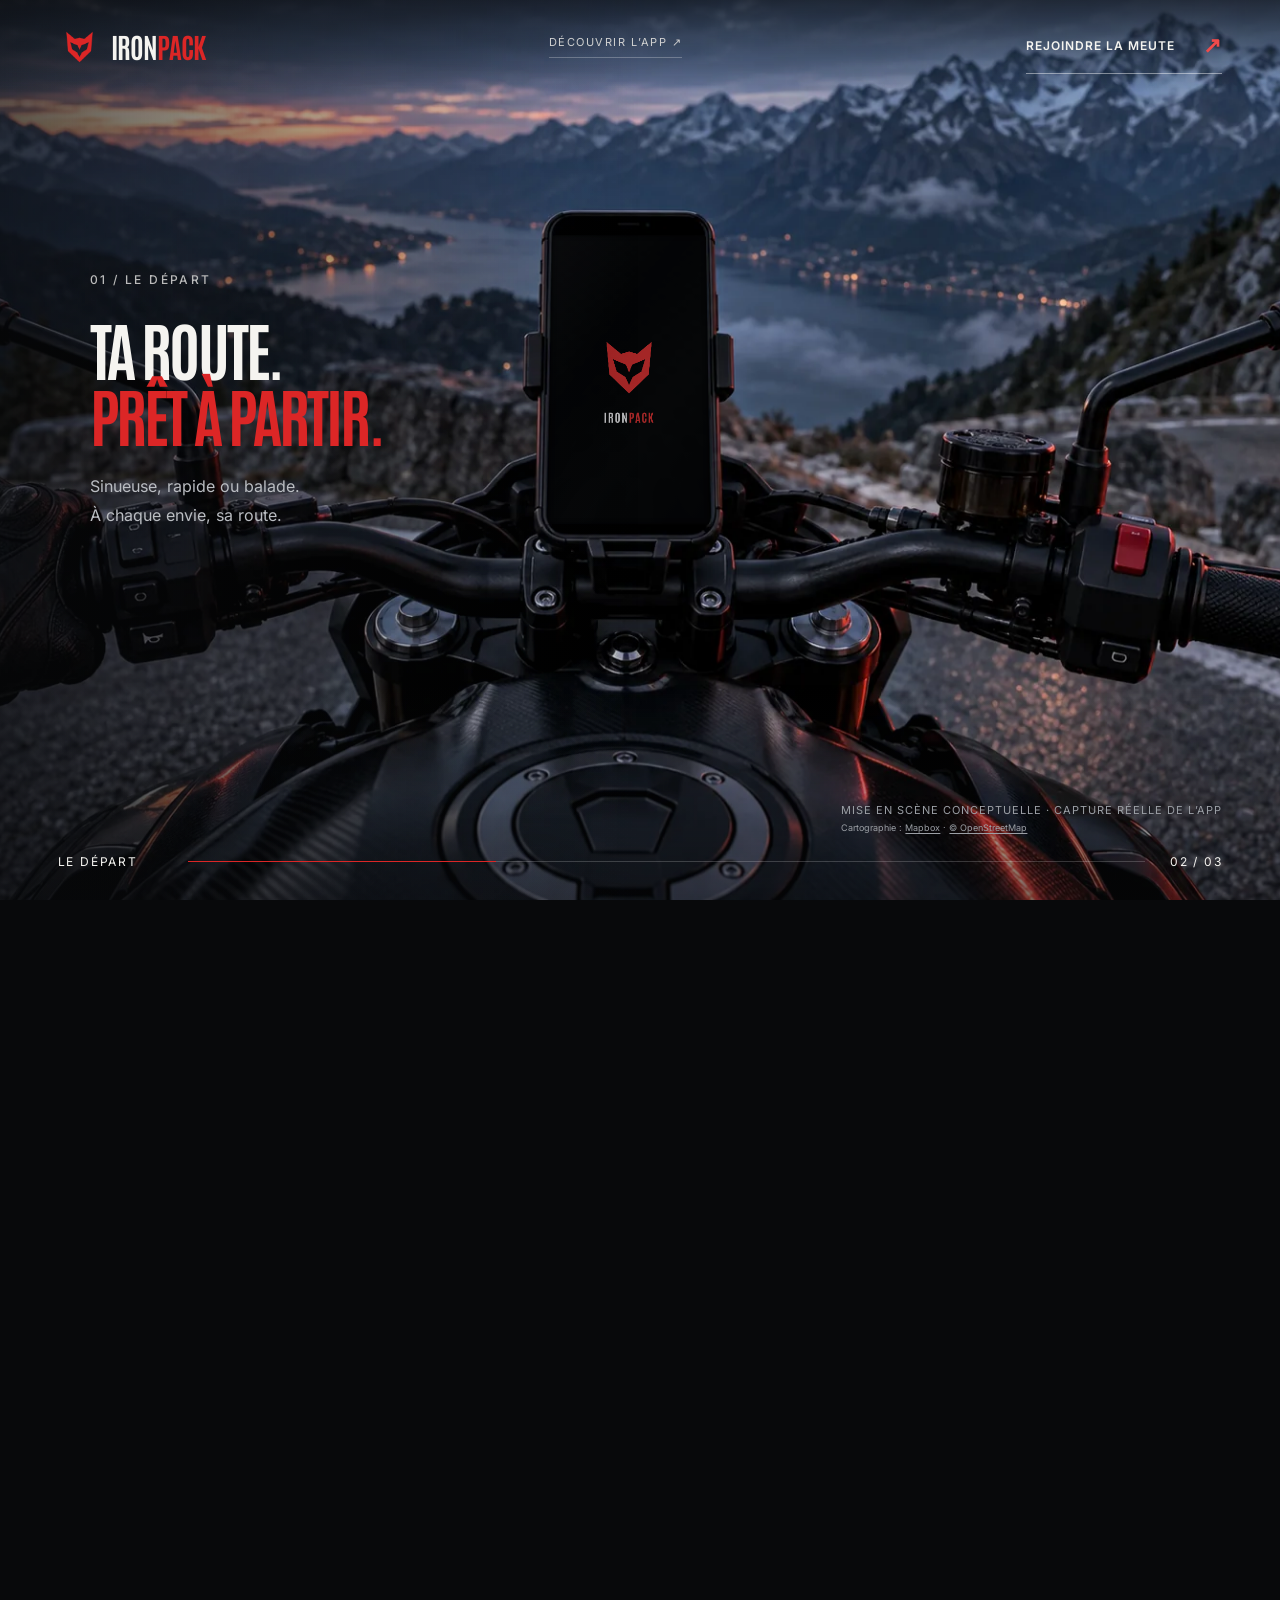
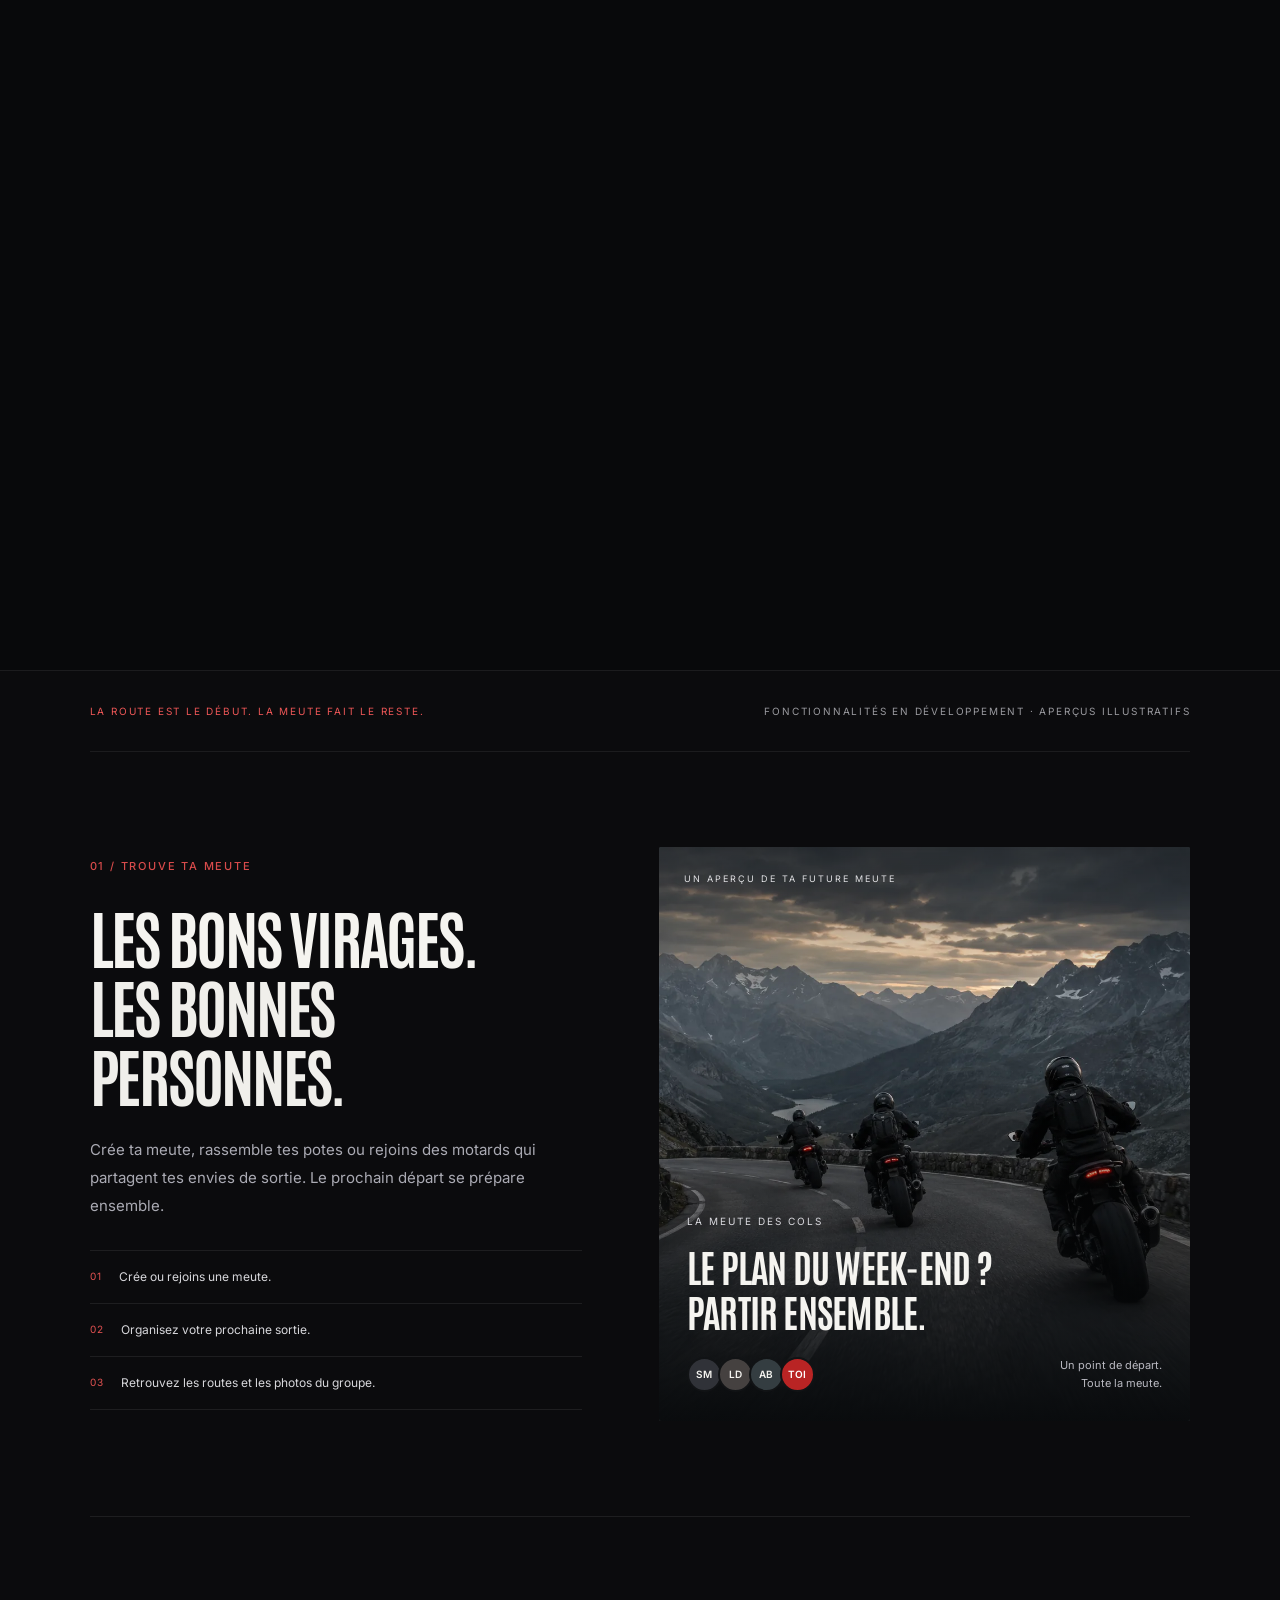
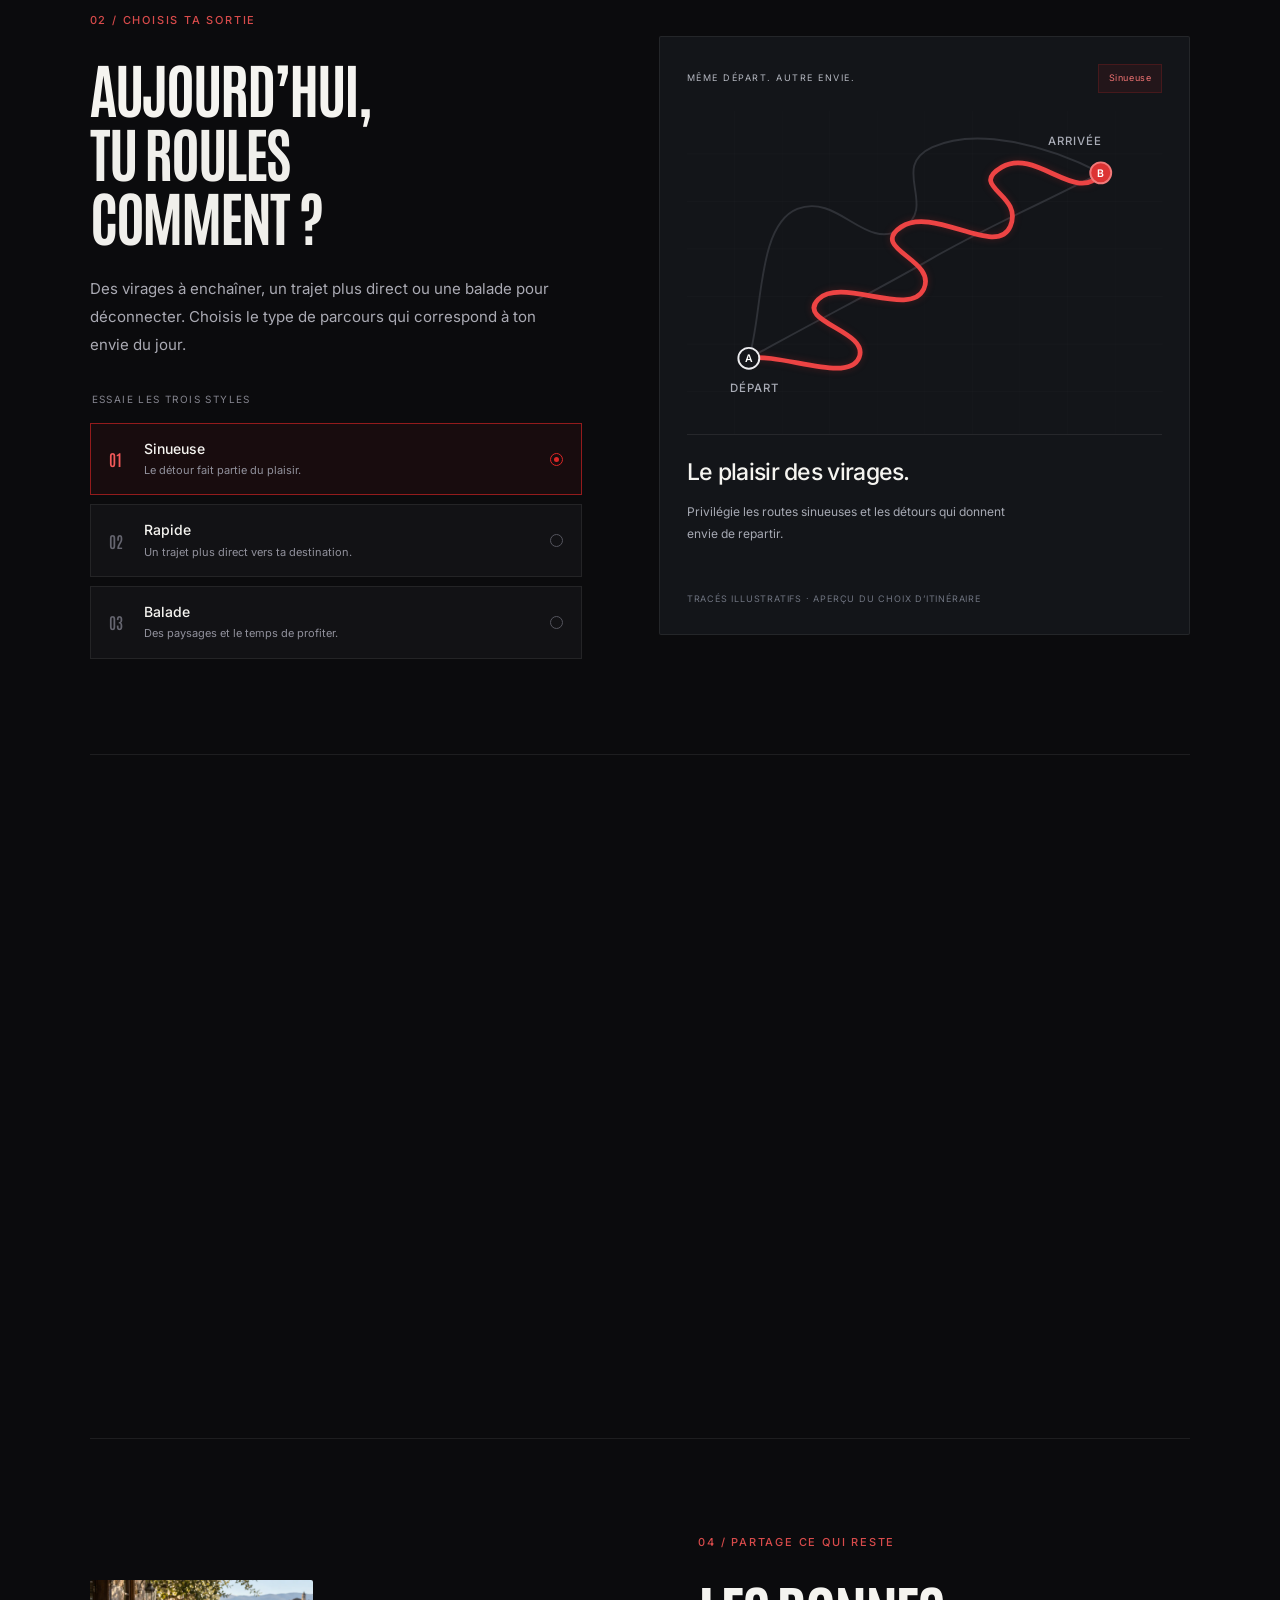
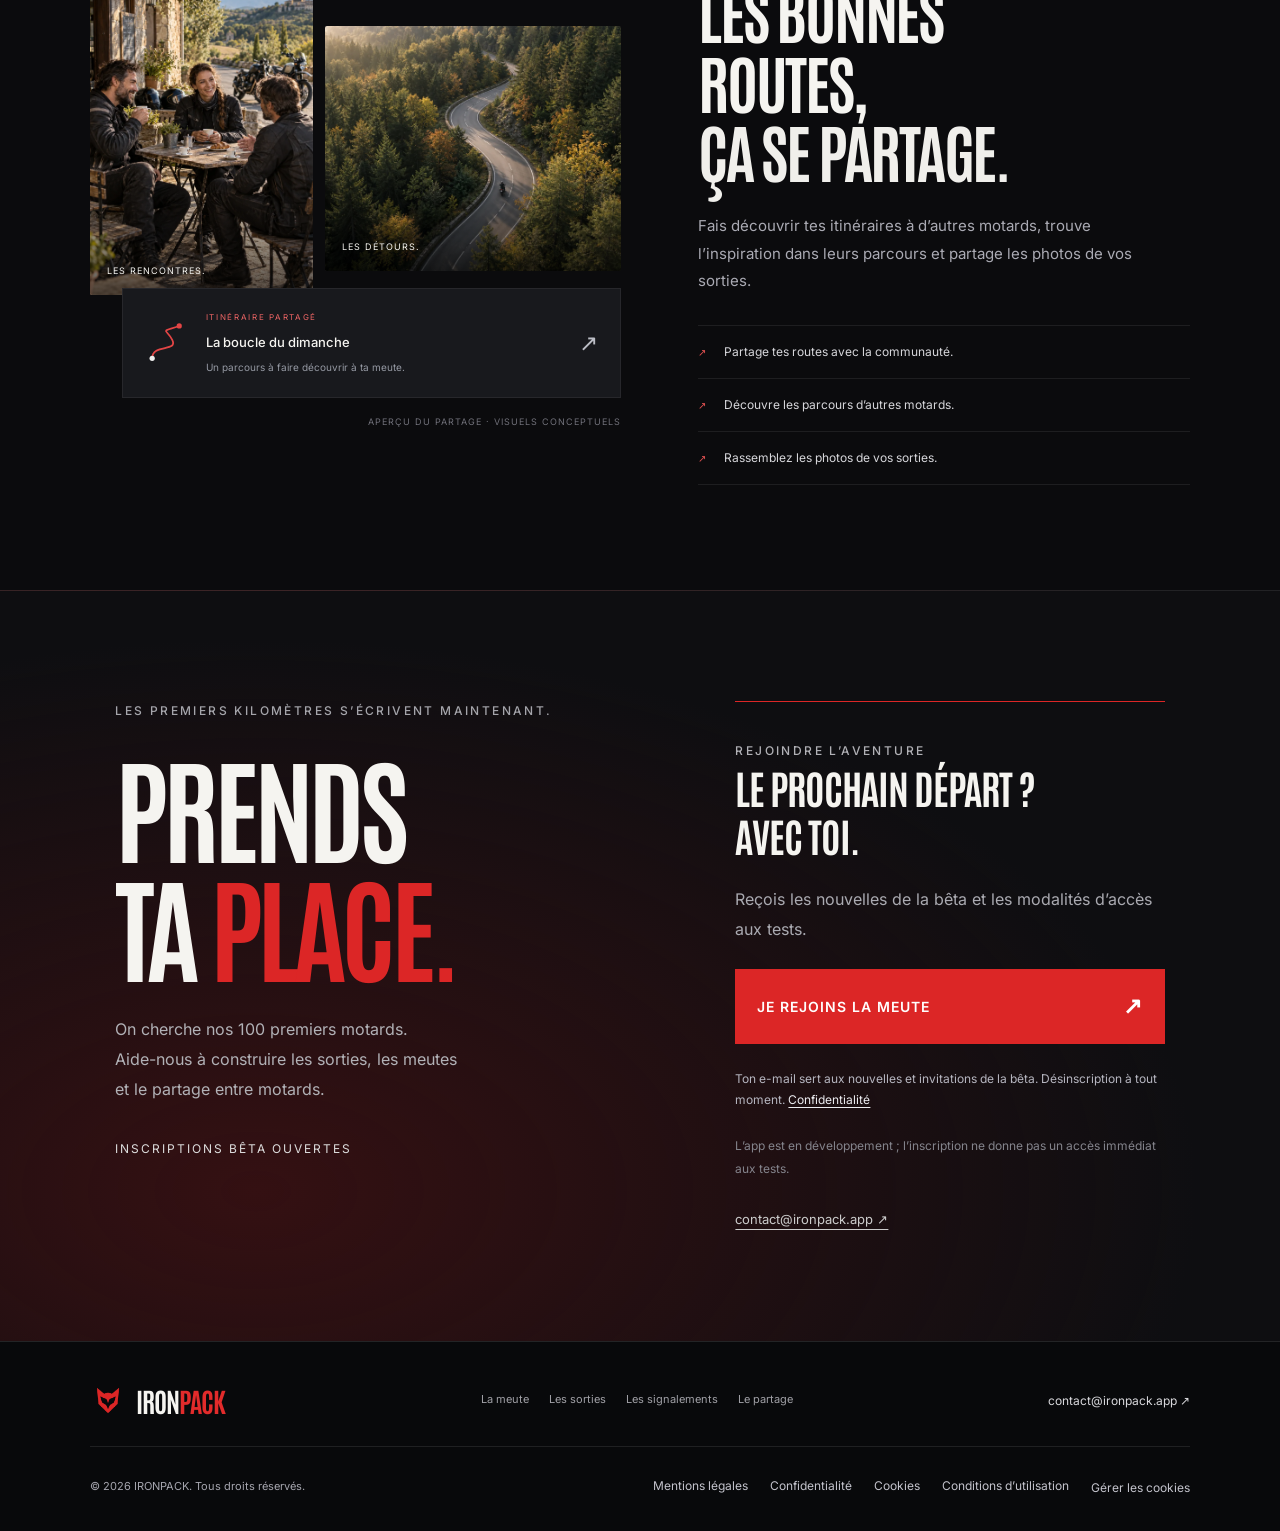
<file: index.html>
<!doctype html><html lang="fr"><head><meta charset="utf-8"><meta name="viewport" content="width=device-width,initial-scale=1"><title>IRONPACK — Entre dans la meute.</title><meta name="description" content="Crée ta meute, choisis une sortie sinueuse, rapide ou balade, signale les dangers et partage tes itinéraires et tes photos. Découvre IRONPACK, l’application moto en développement."><meta name="theme-color" content="#08090b"><link rel="icon" type="image/png" href="assets/favicon-meute.png"><link rel="stylesheet" href="fonts.css"><link rel="stylesheet" href="cinema.css"><link rel="stylesheet" href="refinement.css"><link rel="stylesheet" href="phone-fit.css"><link rel="stylesheet" href="features.css"><link rel="stylesheet" href="legal.css"><script defer src="features.js"></script><script defer src="phone-fit.js"></script><script defer src="cinema.js"></script><script defer src="privacy-consent.js"></script><script defer src="app.js"></script></head><body>
<a class="skip" href="#beta">Aller à l’inscription</a><header><a class="wordmark" href="#top" aria-label="IRONPACK — Accueil"><img class="brand-symbol" src="assets/logo-meute.png" alt="">IRON<span>PACK</span></a><a class="header-feature" href="#meute">DÉCOUVRIR L’APP ↗</a><a class="nav-cta" href="#beta">REJOINDRE LA MEUTE <span>↗</span></a></header>
<main><section class="journey" id="top" aria-label="Une expérience IRONPACK en trois scènes"><div class="stage">
<div class="scene scene-rider"><img class="scene-photo" src="assets/rider.webp" alt="Motard casqué sur sa moto à l’arrêt, éclairé par une lumière rouge" fetchpriority="high"><div class="rider-shade"></div><div class="hero-copy"><p class="eyebrow">LA ROUTE T’APPELLE.</p><h1>ÉCOUTE<br><span>L’APPEL.</span></h1><p class="hero-sub">TA MOTO. TA ROUTE. TA MEUTE.</p></div><div class="hero-bottom"><div><p>Choisis ta sortie. Retrouve ta meute.<br>Partage les routes qui valent le détour.</p><a class="hero-feature-link" href="#meute">DÉCOUVRIR L’APP ↗</a></div><a class="scroll-cue" href="#contact-scene"><span class="mouse"><b></b></span>DÉFILE POUR PRENDRE LA ROUTE</a></div></div>
<div class="scene scene-cockpit" aria-hidden="true"><div class="cockpit-plane"><img class="cockpit-photo" src="assets/cockpit.webp" alt=""><div class="phone-ui"><div class="phone-splash" aria-hidden="true"><div class="splash-light"></div><div class="splash-brand"><img src="assets/logo-meute.png" alt=""><strong>IRON<span>PACK</span></strong></div></div><img class="app-capture" src="assets/app-navigation-mapbox.jpg" alt="Capture de la nouvelle interface IRONPACK : guidage Mapbox, météo, vitesse, signalements et suivi de balade" width="589" height="1280"><button type="button" class="start-ride capture-start" aria-label="Voir la vue casque — démonstration"></button></div></div><div class="cockpit-shade"></div><div class="chapter-copy cockpit-copy"><p class="eyebrow">01 / LE DÉPART</p><h2>TA ROUTE.<br><span>PRÊT À PARTIR.</span></h2><p>Sinueuse, rapide ou balade.<br>À chaque envie, sa route.</p></div></div>
<div class="scene scene-helmet" aria-hidden="true"><div class="helmet-plane"><img class="helmet-photo" src="assets/helmet.webp" alt="Vue depuis le casque, avec IRONPACK sur le téléphone fixé au guidon"><div class="helmet-phone"><img class="app-capture" src="assets/app-navigation-mapbox.jpg" alt="Nouvelle interface de navigation IRONPACK sur le téléphone fixé au guidon" width="589" height="1280"></div></div><div class="helmet-shade"></div><div class="chapter-copy helmet-copy"><p class="eyebrow">02 / L’IMMERSION</p><h2>LE MONDE<br><span>S’OUVRE.</span></h2></div><div class="helmet-end"><p class="eyebrow">03 / LA MEUTE</p><h2>LA ROUTE EST BELLE.<br><span>ENSEMBLE, ENCORE PLUS.</span></h2></div></div>
<div class="journey-progress"><span id="chapter-name">L’APPEL</span><div><i></i></div><span id="chapter-count">01 / 03</span></div><p class="concept-label">MISE EN SCÈNE CONCEPTUELLE · CAPTURE RÉELLE DE L’APP<br><span class="map-credits">Cartographie : <a href="https://www.mapbox.com/">Mapbox</a> · <a href="https://www.openstreetmap.org/copyright">© OpenStreetMap</a></span></p>
</div><div class="scroll-anchor" id="contact-scene"></div></section>
<div class="product-story">
  <div class="product-intro">
    <p>LA ROUTE EST LE DÉBUT. LA MEUTE FAIT LE RESTE.</p>
    <p>FONCTIONNALITÉS EN DÉVELOPPEMENT · APERÇUS ILLUSTRATIFS</p>
  </div>
  <section class="product-feature pack-feature" id="meute" aria-labelledby="pack-title">
    <div class="feature-copy reveal">
      <p class="eyebrow">01 / TROUVE TA MEUTE</p>
      <h2 id="pack-title">LES BONS VIRAGES.<br><span>LES BONNES<br>PERSONNES.</span></h2>
      <p>Crée ta meute, rassemble tes potes ou rejoins des motards qui partagent tes envies de sortie. Le prochain départ se prépare ensemble.</p>
      <ul class="feature-points">
        <li><span>01</span> Crée ou rejoins une meute.</li>
        <li><span>02</span> Organisez votre prochaine sortie.</li>
        <li><span>03</span> Retrouvez les routes et les photos du groupe.</li>
      </ul>
    </div>
    <figure class="pack-visual reveal">
      <img src="assets/alpine-ride.webp" alt="Trois motards prennent ensemble une route de montagne" loading="lazy" width="1536" height="1024">
      <span class="visual-kicker">UN APERÇU DE TA FUTURE MEUTE</span>
      <figcaption>
        <span>LA MEUTE DES COLS</span>
        <h3>LE PLAN DU WEEK-END ?<br>PARTIR ENSEMBLE.</h3>
        <div class="pack-caption-bottom">
          <div class="member-stack" aria-label="Exemple de membres d’une meute"><i>SM</i><i>LD</i><i>AB</i><i>TOI</i></div>
          <p>Un point de départ.<br>Toute la meute.</p>
        </div>
      </figcaption>
    </figure>
  </section>
  <section class="product-feature ride-feature" id="sorties" aria-labelledby="rides-title">
    <div class="feature-copy reveal">
      <p class="eyebrow">02 / CHOISIS TA SORTIE</p>
      <h2 id="rides-title">AUJOURD’HUI,<br><span>TU ROULES<br>COMMENT ?</span></h2>
      <p>Des virages à enchaîner, un trajet plus direct ou une balade pour déconnecter. Choisis le type de parcours qui correspond à ton envie du jour.</p>
      <fieldset class="ride-options">
        <legend>ESSAIE LES TROIS STYLES</legend>
        <label class="ride-option"><input type="radio" name="ride-style" value="sinueuse" checked aria-controls="ride-preview"><span class="option-index">01</span><span><strong>Sinueuse</strong><small>Le détour fait partie du plaisir.</small></span><span class="choice-dot" aria-hidden="true"></span></label>
        <label class="ride-option"><input type="radio" name="ride-style" value="rapide" aria-controls="ride-preview"><span class="option-index">02</span><span><strong>Rapide</strong><small>Un trajet plus direct vers ta destination.</small></span><span class="choice-dot" aria-hidden="true"></span></label>
        <label class="ride-option"><input type="radio" name="ride-style" value="balade" aria-controls="ride-preview"><span class="option-index">03</span><span><strong>Balade</strong><small>Des paysages et le temps de profiter.</small></span><span class="choice-dot" aria-hidden="true"></span></label>
      </fieldset>
    </div>
    <div class="route-preview reveal" id="ride-preview">
      <div class="route-preview-top"><span>MÊME DÉPART. AUTRE ENVIE.</span><span id="ride-mode-label">Sinueuse</span></div>
      <svg class="route-diagram" viewBox="0 0 500 340" role="img" aria-label="Trois tracés illustratifs relient le même départ à la même arrivée. Le style choisi est affiché en rouge.">
        <path class="diagram-grid" d="M0 45H500M0 95H500M0 145H500M0 195H500M0 245H500M0 295H500M50 0V340M100 0V340M150 0V340M200 0V340M250 0V340M300 0V340M350 0V340M400 0V340M450 0V340"/>
        <path class="route-choice-path" data-route-mode="rapide" pathLength="1" d="M65 260C150 213 191 193 254 157S355 106 435 65"/>
        <path class="route-choice-path" data-route-mode="balade" pathLength="1" d="M65 260C80 214 73 120 116 103S187 148 226 124S212 59 258 38S376 35 435 65"/>
        <path class="route-choice-path is-active" data-route-mode="sinueuse" pathLength="1" d="M65 260C99 254 170 287 181 259S114 222 138 198S235 218 249 187S191 145 225 122S326 155 340 121S295 80 331 59S411 100 435 65"/>
        <circle class="diagram-node" cx="65" cy="260" r="11"/><text class="diagram-end-letter" x="65" y="264" text-anchor="middle">A</text><text class="diagram-text" x="45" y="295">DÉPART</text>
        <circle class="diagram-node diagram-node-end" cx="435" cy="65" r="11"/><text class="diagram-end-letter" x="435" y="69" text-anchor="middle">B</text><text class="diagram-text" x="380" y="36">ARRIVÉE</text>
      </svg>
      <div class="route-result" aria-live="polite" aria-atomic="true"><h3 id="ride-mode-title">Le plaisir des virages.</h3><p id="ride-mode-description">Privilégie les routes sinueuses et les détours qui donnent envie de repartir.</p></div>
      <p class="route-preview-note">TRACÉS ILLUSTRATIFS · APERÇU DU CHOIX D’ITINÉRAIRE</p>
    </div>
  </section>
  <section class="product-feature hazard-feature" id="signalements" aria-labelledby="hazard-title">
    <div class="feature-copy reveal">
      <p class="eyebrow">03 / PRÉVIENS LES AUTRES</p>
      <h2 id="hazard-title">UN DANGER REPÉRÉ.<br><span>LA MEUTE<br>INFORMÉE.</span></h2>
      <p>Gravillons, obstacle, chaussée dégradée… partage les dangers rencontrés et retrouve les signalements des autres motards sur ton parcours.</p>
      <p class="hazard-motto">Vu par l’un. Utile à tous.</p>
      <ul class="hazard-types" aria-label="Exemples de dangers à signaler"><li>Gravillons</li><li>Obstacle</li><li>Chaussée dégradée</li></ul>
    </div>
    <div class="hazard-preview reveal" aria-label="Aperçu illustratif d’un signalement sur le parcours">
      <div class="hazard-preview-heading"><span>LES INFOS DE LA COMMUNAUTÉ</span><span class="hazard-dot" aria-hidden="true"></span></div>
      <div class="hazard-symbol" aria-hidden="true"><svg viewBox="0 0 80 80"><path d="M35 13a6 6 0 0 1 10 0l29 49a6 6 0 0 1-5 9H11a6 6 0 0 1-5-9Z"/><path d="M40 29v18"/><circle cx="40" cy="58" r="2"/></svg></div>
      <p class="hazard-context">SUR TON PARCOURS</p>
      <h3>Gravillons sur la route</h3>
      <p class="hazard-source">Un motard partage l’info.<br>Tu sais à quoi t’attendre.</p>
      <div class="hazard-preview-footer"><span>SIGNALEMENT PARTAGÉ</span><span>↗</span></div>
      <p class="hazard-demo-note">APERÇU ILLUSTRATIF · FONCTIONNALITÉ EN DÉVELOPPEMENT</p>
    </div>
  </section>

  <section class="product-feature share-feature" id="partage" aria-labelledby="share-title">
    <div class="share-visual reveal">
      <div class="share-photos">
        <figure class="share-photo"><img src="assets/partage-rencontres.webp" alt="Trois amis motards partagent un café à une terrasse après leur sortie" loading="lazy" width="1086" height="1448"><figcaption>LES RENCONTRES.</figcaption></figure>
        <figure class="share-photo"><img src="assets/partage-detours.webp" alt="Un motard sur une route sinueuse dans une forêt aux couleurs d’automne" loading="lazy" width="1448" height="1086"><figcaption>LES DÉTOURS.</figcaption></figure>
      </div>
      <div class="shared-route">
        <svg viewBox="0 0 50 55" aria-hidden="true"><path d="M8 45C8 28 38 38 31 24S16 16 39 8" stroke="#e34545" stroke-width="2" fill="none"/><circle cx="8" cy="45" r="3" fill="#eee"/><circle cx="39" cy="8" r="3" fill="#e34545"/></svg>
        <div><p>ITINÉRAIRE PARTAGÉ</p><strong>La boucle du dimanche</strong><small>Un parcours à faire découvrir à ta meute.</small></div><span aria-hidden="true">↗</span>
      </div>
      <p class="sharing-note">APERÇU DU PARTAGE · VISUELS CONCEPTUELS</p>
    </div>
    <div class="feature-copy reveal">
      <p class="eyebrow">04 / PARTAGE CE QUI RESTE</p>
      <h2 id="share-title">LES BONNES<br>ROUTES,<br><span>ÇA SE PARTAGE.</span></h2>
      <p>Fais découvrir tes itinéraires à d’autres motards, trouve l’inspiration dans leurs parcours et partage les photos de vos sorties.</p>
      <ul class="feature-points">
        <li><span>↗</span> Partage tes routes avec la communauté.</li>
        <li><span>↗</span> Découvre les parcours d’autres motards.</li>
        <li><span>↗</span> Rassemblez les photos de vos sorties.</li>
      </ul>
    </div>
  </section>
</div>

<section class="beta" id="beta"><div class="beta-copy reveal"><p class="eyebrow">LES PREMIERS KILOMÈTRES S’ÉCRIVENT MAINTENANT.</p><h2>PRENDS<br>TA <span>PLACE.</span></h2><p>On cherche nos 100 premiers motards.<br>Aide-nous à construire les sorties, les meutes<br>et le partage entre motards.</p><span class="beta-status">INSCRIPTIONS BÊTA OUVERTES</span></div><div class="signup-panel reveal"><span class="eyebrow">REJOINDRE L’AVENTURE</span><h3>LE PROCHAIN DÉPART ?<br>AVEC TOI.</h3><p>Reçois les nouvelles de la bêta et les modalités d’accès aux tests.</p><button id="load-signup" class="cta" type="button">JE REJOINS LA MEUTE <span>↗</span></button><div id="signup-container" hidden></div><p id="signup-status" role="status"></p><p class="signup-disclosure">Ton e-mail sert aux nouvelles et invitations de la bêta. Désinscription à tout moment. <a href="confidentialite">Confidentialité</a></p><noscript><p>Pour nous contacter : contact@ironpack.app. Le formulaire nécessite JavaScript.</p></noscript><p class="privacy-note">L’app est en développement ; l’inscription ne donne pas un accès immédiat aux tests.</p><a class="contact" href="mailto:contact@ironpack.app">contact@ironpack.app ↗</a></div></section>
<footer class="site-footer"><div class="footer-top"><a class="wordmark" href="/" aria-label="IRONPACK — Accueil"><img class="brand-symbol" src="assets/logo-meute.png" alt="">IRON<span>PACK</span></a><nav class="feature-footer-nav" aria-label="Découvrir IRONPACK"><a href="#meute">La meute</a><a href="#sorties">Les sorties</a><a href="#signalements">Les signalements</a><a href="#partage">Le partage</a></nav><a href="mailto:contact@ironpack.app">contact@ironpack.app ↗</a></div><div class="footer-bottom"><p>© 2026 IRONPACK. Tous droits réservés.</p><nav class="footer-legal" aria-label="Informations légales"><a href="mentions-legales">Mentions légales</a><a href="confidentialite">Confidentialité</a><a href="cookies">Cookies</a><a href="conditions-utilisation">Conditions d’utilisation</a><button type="button" data-cookie-settings hidden>Gérer les cookies</button></nav></div></footer></main></body></html>
</file>
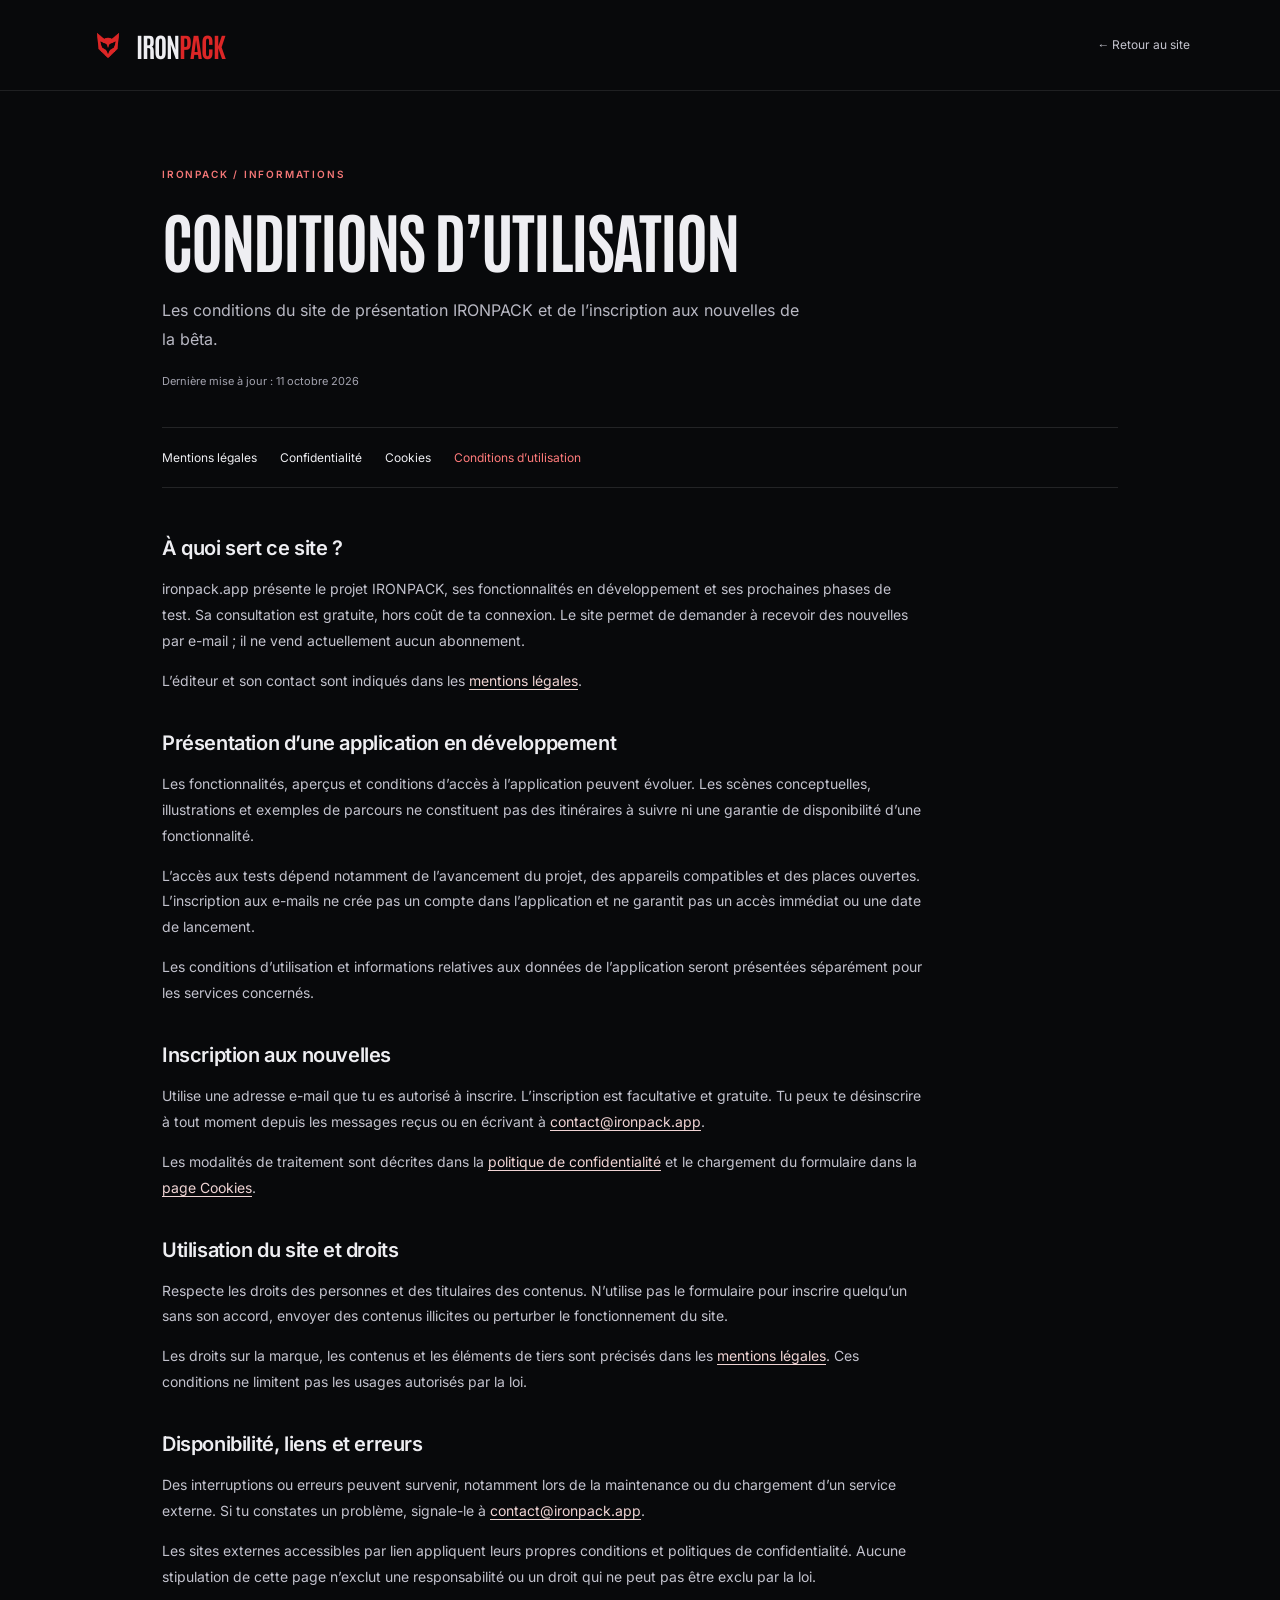
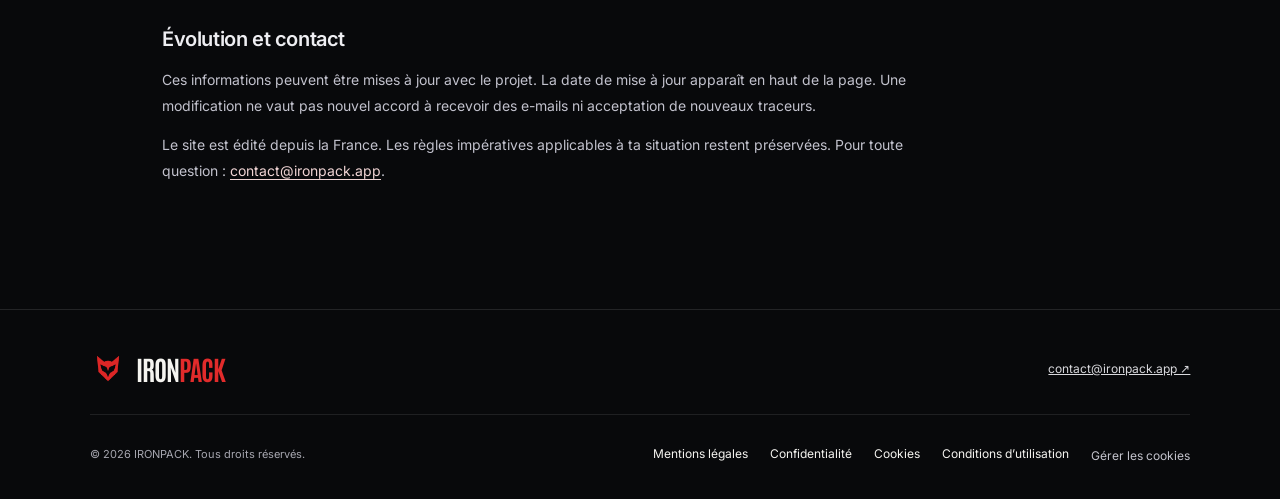
<file: conditions-utilisation.html>
<!doctype html>
<html lang="fr"><head><meta charset="utf-8"><meta name="viewport" content="width=device-width,initial-scale=1"><title>Conditions d’utilisation — IRONPACK</title><meta name="description" content="Les conditions du site de présentation IRONPACK et de l’inscription aux nouvelles de la bêta."><meta name="theme-color" content="#08090b"><link rel="icon" type="image/png" href="assets/favicon-meute.png"><link rel="stylesheet" href="fonts.css"><link rel="stylesheet" href="legal.css"><script defer src="privacy-consent.js"></script></head>
<body class="legal-page"><a class="legal-skip" href="#contenu">Aller au contenu</a><header class="legal-header"><a class="wordmark" href="/" aria-label="IRONPACK — Accueil"><img class="brand-symbol" src="assets/logo-meute.png" alt="">IRON<span>PACK</span></a><a href="/">← Retour au site</a></header>
<main class="legal-main" id="contenu"><span class="legal-kicker">IRONPACK / INFORMATIONS</span><h1>CONDITIONS D’UTILISATION</h1><p class="legal-lead">Les conditions du site de présentation IRONPACK et de l’inscription aux nouvelles de la bêta.</p><p class="legal-date">Dernière mise à jour : 11 octobre 2026</p><nav class="legal-tabs" aria-label="Pages légales"><a href="mentions-legales">Mentions légales</a><a href="confidentialite">Confidentialité</a><a href="cookies">Cookies</a><a href="conditions-utilisation" aria-current="page">Conditions d’utilisation</a></nav><div class="legal-body">
    <section><h2>À quoi sert ce site ?</h2><p>ironpack.app présente le projet IRONPACK, ses fonctionnalités en développement et ses prochaines phases de test. Sa consultation est gratuite, hors coût de ta connexion. Le site permet de demander à recevoir des nouvelles par e-mail ; il ne vend actuellement aucun abonnement.</p><p>L’éditeur et son contact sont indiqués dans les <a href="mentions-legales">mentions légales</a>.</p></section>
    <section><h2>Présentation d’une application en développement</h2><p>Les fonctionnalités, aperçus et conditions d’accès à l’application peuvent évoluer. Les scènes conceptuelles, illustrations et exemples de parcours ne constituent pas des itinéraires à suivre ni une garantie de disponibilité d’une fonctionnalité.</p><p>L’accès aux tests dépend notamment de l’avancement du projet, des appareils compatibles et des places ouvertes. L’inscription aux e-mails ne crée pas un compte dans l’application et ne garantit pas un accès immédiat ou une date de lancement.</p><p>Les conditions d’utilisation et informations relatives aux données de l’application seront présentées séparément pour les services concernés.</p></section>
    <section><h2>Inscription aux nouvelles</h2><p>Utilise une adresse e-mail que tu es autorisé à inscrire. L’inscription est facultative et gratuite. Tu peux te désinscrire à tout moment depuis les messages reçus ou en écrivant à <a href="mailto:contact@ironpack.app">contact@ironpack.app</a>.</p><p>Les modalités de traitement sont décrites dans la <a href="confidentialite">politique de confidentialité</a> et le chargement du formulaire dans la <a href="cookies">page Cookies</a>.</p></section>
    <section><h2>Utilisation du site et droits</h2><p>Respecte les droits des personnes et des titulaires des contenus. N’utilise pas le formulaire pour inscrire quelqu’un sans son accord, envoyer des contenus illicites ou perturber le fonctionnement du site.</p><p>Les droits sur la marque, les contenus et les éléments de tiers sont précisés dans les <a href="mentions-legales">mentions légales</a>. Ces conditions ne limitent pas les usages autorisés par la loi.</p></section>
    <section><h2>Disponibilité, liens et erreurs</h2><p>Des interruptions ou erreurs peuvent survenir, notamment lors de la maintenance ou du chargement d’un service externe. Si tu constates un problème, signale-le à <a href="mailto:contact@ironpack.app">contact@ironpack.app</a>.</p><p>Les sites externes accessibles par lien appliquent leurs propres conditions et politiques de confidentialité. Aucune stipulation de cette page n’exclut une responsabilité ou un droit qui ne peut pas être exclu par la loi.</p></section>
    <section><h2>Évolution et contact</h2><p>Ces informations peuvent être mises à jour avec le projet. La date de mise à jour apparaît en haut de la page. Une modification ne vaut pas nouvel accord à recevoir des e-mails ni acceptation de nouveaux traceurs.</p><p>Le site est édité depuis la France. Les règles impératives applicables à ta situation restent préservées. Pour toute question : <a href="mailto:contact@ironpack.app">contact@ironpack.app</a>.</p></section></div></main><footer class="site-footer"><div class="footer-top"><a class="wordmark" href="/" aria-label="IRONPACK — Accueil"><img class="brand-symbol" src="assets/logo-meute.png" alt="">IRON<span>PACK</span></a><a href="mailto:contact@ironpack.app">contact@ironpack.app ↗</a></div><div class="footer-bottom"><p>© 2026 IRONPACK. Tous droits réservés.</p><nav class="footer-legal" aria-label="Informations légales"><a href="mentions-legales">Mentions légales</a><a href="confidentialite">Confidentialité</a><a href="cookies">Cookies</a><a href="conditions-utilisation">Conditions d’utilisation</a><button type="button" data-cookie-settings hidden>Gérer les cookies</button></nav></div></footer></body></html>
</file>
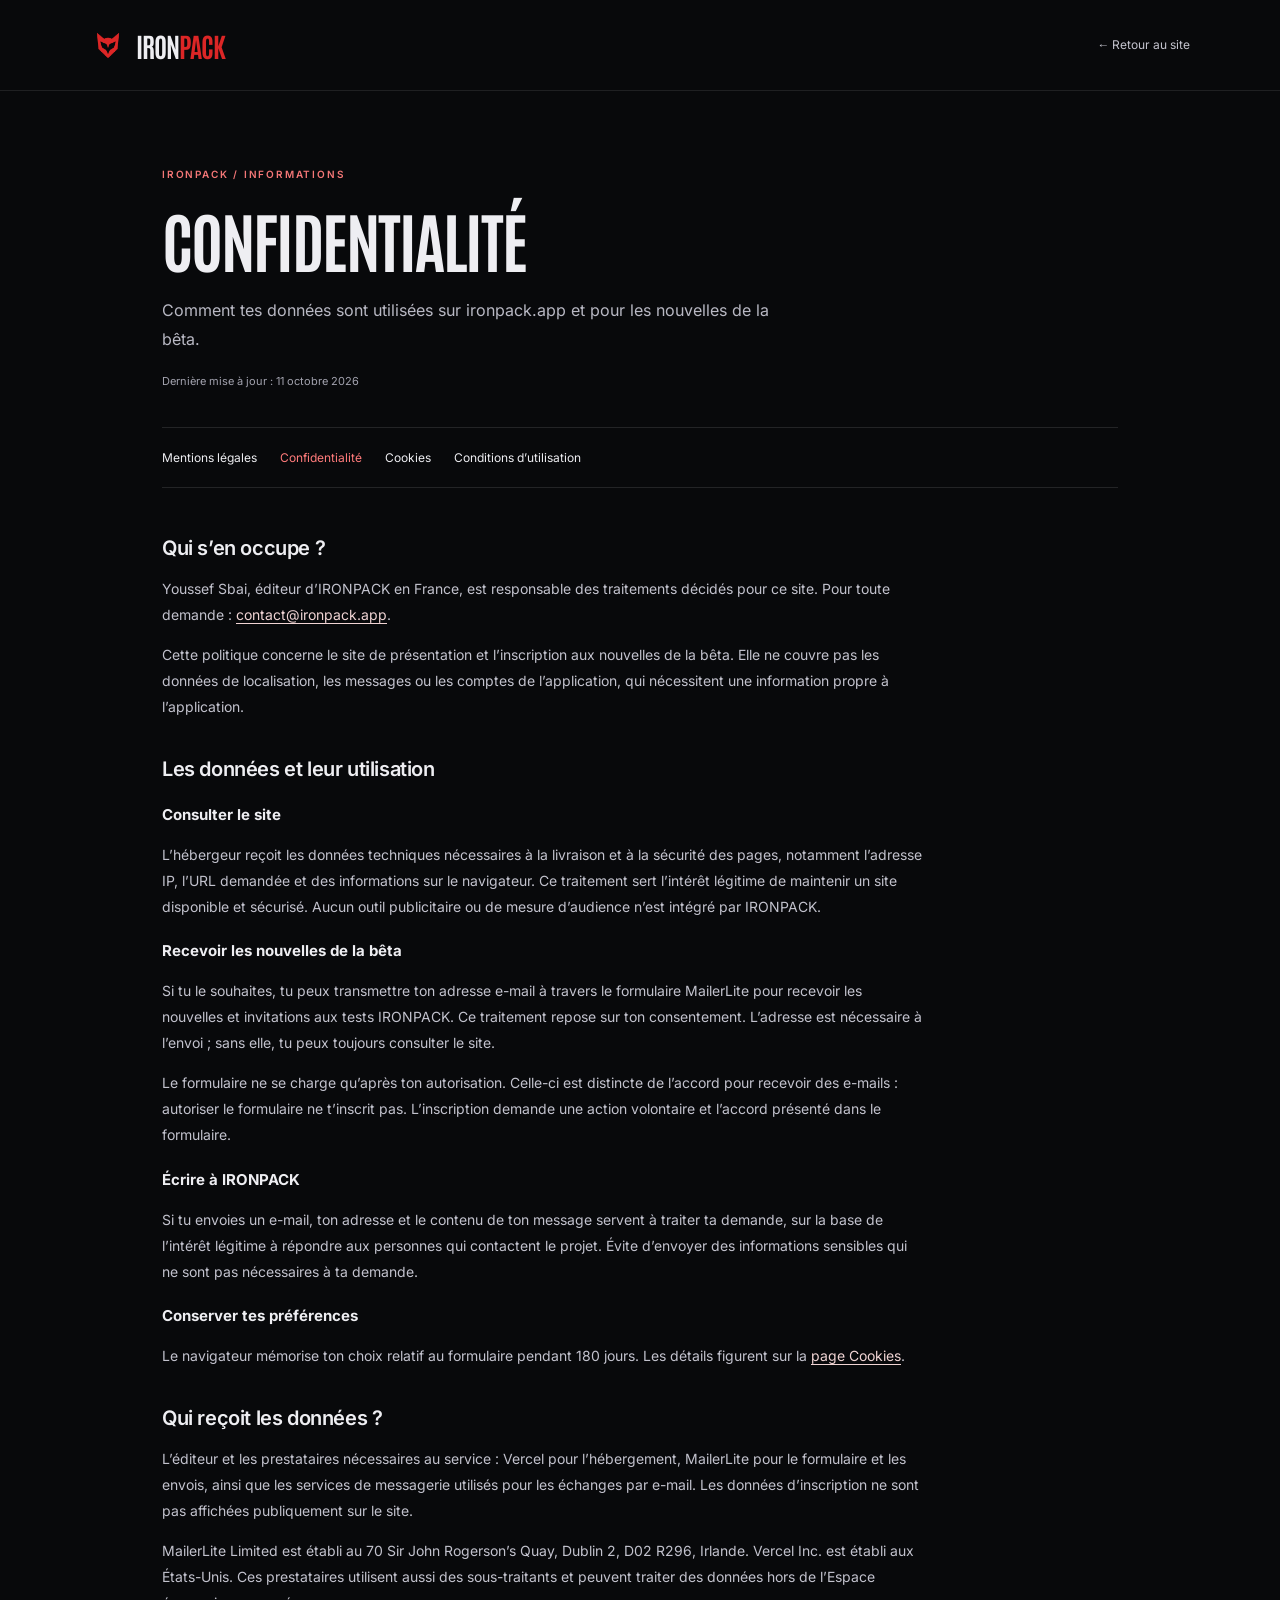
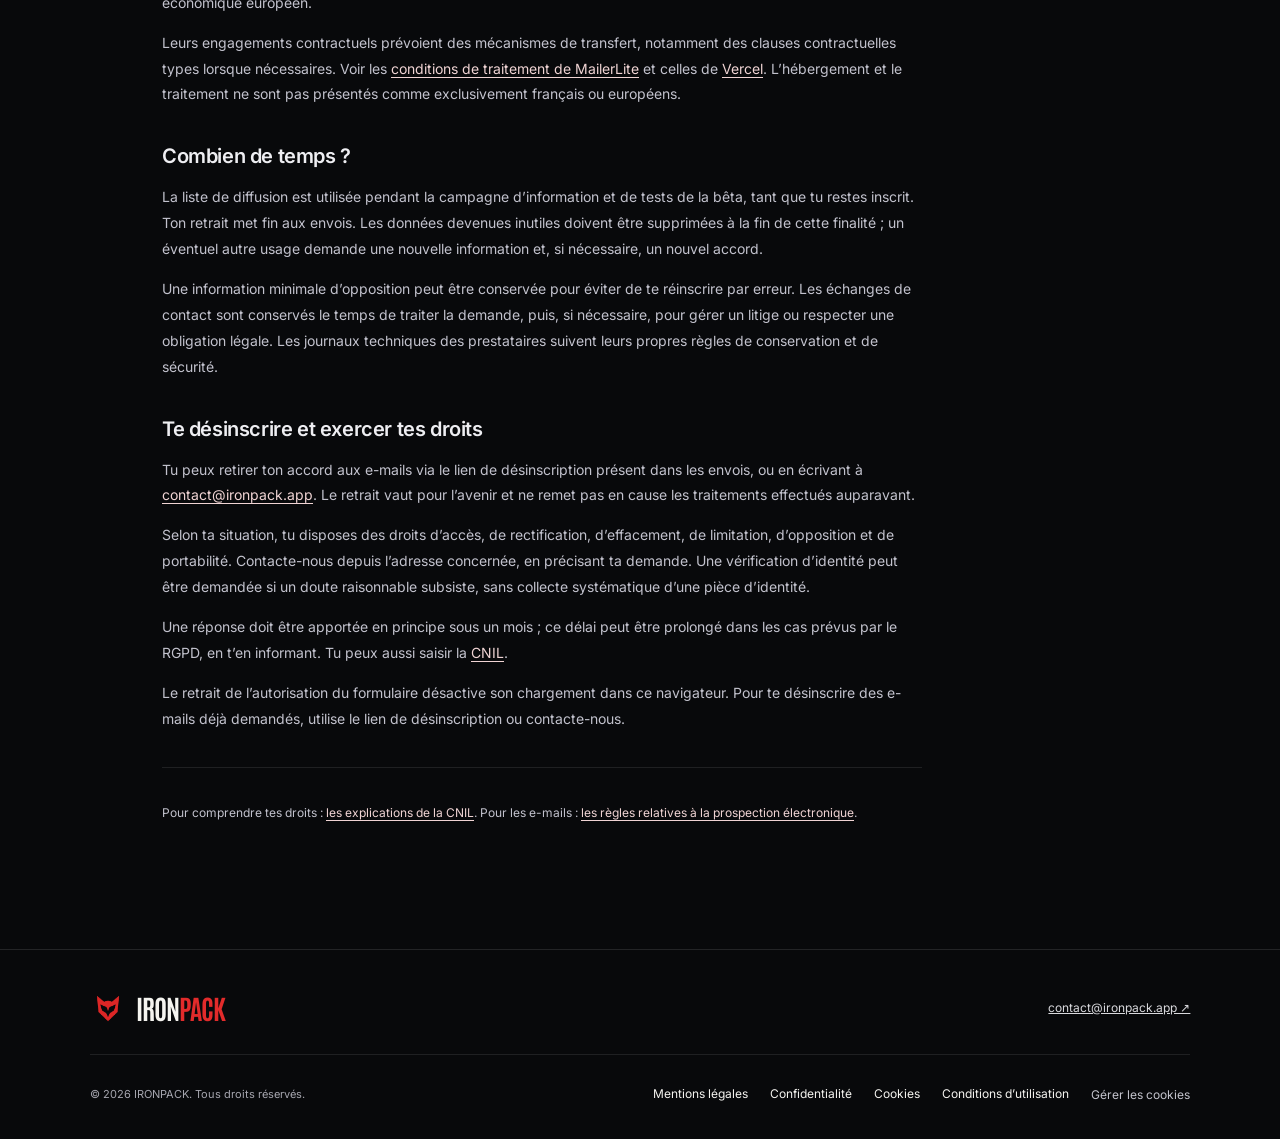
<file: confidentialite.html>
<!doctype html>
<html lang="fr"><head><meta charset="utf-8"><meta name="viewport" content="width=device-width,initial-scale=1"><title>Confidentialité — IRONPACK</title><meta name="description" content="Comment tes données sont utilisées sur ironpack.app et pour les nouvelles de la bêta."><meta name="theme-color" content="#08090b"><link rel="icon" type="image/png" href="assets/favicon-meute.png"><link rel="stylesheet" href="fonts.css"><link rel="stylesheet" href="legal.css"><script defer src="privacy-consent.js"></script></head>
<body class="legal-page"><a class="legal-skip" href="#contenu">Aller au contenu</a><header class="legal-header"><a class="wordmark" href="/" aria-label="IRONPACK — Accueil"><img class="brand-symbol" src="assets/logo-meute.png" alt="">IRON<span>PACK</span></a><a href="/">← Retour au site</a></header>
<main class="legal-main" id="contenu"><span class="legal-kicker">IRONPACK / INFORMATIONS</span><h1>CONFIDENTIALITÉ</h1><p class="legal-lead">Comment tes données sont utilisées sur ironpack.app et pour les nouvelles de la bêta.</p><p class="legal-date">Dernière mise à jour : 11 octobre 2026</p><nav class="legal-tabs" aria-label="Pages légales"><a href="mentions-legales">Mentions légales</a><a href="confidentialite" aria-current="page">Confidentialité</a><a href="cookies">Cookies</a><a href="conditions-utilisation">Conditions d’utilisation</a></nav><div class="legal-body">
    <section><h2>Qui s’en occupe ?</h2><p>Youssef Sbai, éditeur d’IRONPACK en France, est responsable des traitements décidés pour ce site. Pour toute demande : <a href="mailto:contact@ironpack.app">contact@ironpack.app</a>.</p><p>Cette politique concerne le site de présentation et l’inscription aux nouvelles de la bêta. Elle ne couvre pas les données de localisation, les messages ou les comptes de l’application, qui nécessitent une information propre à l’application.</p></section>
    <section><h2>Les données et leur utilisation</h2><h3>Consulter le site</h3><p>L’hébergeur reçoit les données techniques nécessaires à la livraison et à la sécurité des pages, notamment l’adresse IP, l’URL demandée et des informations sur le navigateur. Ce traitement sert l’intérêt légitime de maintenir un site disponible et sécurisé. Aucun outil publicitaire ou de mesure d’audience n’est intégré par IRONPACK.</p><h3>Recevoir les nouvelles de la bêta</h3><p>Si tu le souhaites, tu peux transmettre ton adresse e-mail à travers le formulaire MailerLite pour recevoir les nouvelles et invitations aux tests IRONPACK. Ce traitement repose sur ton consentement. L’adresse est nécessaire à l’envoi ; sans elle, tu peux toujours consulter le site.</p><p>Le formulaire ne se charge qu’après ton autorisation. Celle-ci est distincte de l’accord pour recevoir des e-mails : autoriser le formulaire ne t’inscrit pas. L’inscription demande une action volontaire et l’accord présenté dans le formulaire.</p><h3>Écrire à IRONPACK</h3><p>Si tu envoies un e-mail, ton adresse et le contenu de ton message servent à traiter ta demande, sur la base de l’intérêt légitime à répondre aux personnes qui contactent le projet. Évite d’envoyer des informations sensibles qui ne sont pas nécessaires à ta demande.</p><h3>Conserver tes préférences</h3><p>Le navigateur mémorise ton choix relatif au formulaire pendant 180 jours. Les détails figurent sur la <a href="cookies">page Cookies</a>.</p></section>
    <section><h2>Qui reçoit les données ?</h2><p>L’éditeur et les prestataires nécessaires au service : Vercel pour l’hébergement, MailerLite pour le formulaire et les envois, ainsi que les services de messagerie utilisés pour les échanges par e-mail. Les données d’inscription ne sont pas affichées publiquement sur le site.</p><p>MailerLite Limited est établi au 70 Sir John Rogerson’s Quay, Dublin 2, D02 R296, Irlande. Vercel Inc. est établi aux États-Unis. Ces prestataires utilisent aussi des sous-traitants et peuvent traiter des données hors de l’Espace économique européen.</p><p>Leurs engagements contractuels prévoient des mécanismes de transfert, notamment des clauses contractuelles types lorsque nécessaires. Voir les <a href="https://www.mailerlite.com/legal/data-processing-agreement">conditions de traitement de MailerLite</a> et celles de <a href="https://vercel.com/legal/dpa">Vercel</a>. L’hébergement et le traitement ne sont pas présentés comme exclusivement français ou européens.</p></section>
    <section><h2>Combien de temps ?</h2><p>La liste de diffusion est utilisée pendant la campagne d’information et de tests de la bêta, tant que tu restes inscrit. Ton retrait met fin aux envois. Les données devenues inutiles doivent être supprimées à la fin de cette finalité ; un éventuel autre usage demande une nouvelle information et, si nécessaire, un nouvel accord.</p><p>Une information minimale d’opposition peut être conservée pour éviter de te réinscrire par erreur. Les échanges de contact sont conservés le temps de traiter la demande, puis, si nécessaire, pour gérer un litige ou respecter une obligation légale. Les journaux techniques des prestataires suivent leurs propres règles de conservation et de sécurité.</p></section>
    <section><h2>Te désinscrire et exercer tes droits</h2><p>Tu peux retirer ton accord aux e-mails via le lien de désinscription présent dans les envois, ou en écrivant à <a href="mailto:contact@ironpack.app">contact@ironpack.app</a>. Le retrait vaut pour l’avenir et ne remet pas en cause les traitements effectués auparavant.</p><p>Selon ta situation, tu disposes des droits d’accès, de rectification, d’effacement, de limitation, d’opposition et de portabilité. Contacte-nous depuis l’adresse concernée, en précisant ta demande. Une vérification d’identité peut être demandée si un doute raisonnable subsiste, sans collecte systématique d’une pièce d’identité.</p><p>Une réponse doit être apportée en principe sous un mois ; ce délai peut être prolongé dans les cas prévus par le RGPD, en t’en informant. Tu peux aussi saisir la <a href="https://www.cnil.fr/fr/adresser-une-plainte">CNIL</a>.</p><p>Le retrait de l’autorisation du formulaire désactive son chargement dans ce navigateur. Pour te désinscrire des e-mails déjà demandés, utilise le lien de désinscription ou contacte-nous.</p></section>
    <section class="legal-sources"><p>Pour comprendre tes droits : <a href="https://www.cnil.fr/fr/mes-demarches/les-droits-pour-maitriser-vos-donnees-personnelles">les explications de la CNIL</a>. Pour les e-mails : <a href="https://www.cnil.fr/fr/la-prospection-commerciale-par-courrier-electronique-sms-mms-et-automate-dappel">les règles relatives à la prospection électronique</a>.</p></section></div></main><footer class="site-footer"><div class="footer-top"><a class="wordmark" href="/" aria-label="IRONPACK — Accueil"><img class="brand-symbol" src="assets/logo-meute.png" alt="">IRON<span>PACK</span></a><a href="mailto:contact@ironpack.app">contact@ironpack.app ↗</a></div><div class="footer-bottom"><p>© 2026 IRONPACK. Tous droits réservés.</p><nav class="footer-legal" aria-label="Informations légales"><a href="mentions-legales">Mentions légales</a><a href="confidentialite">Confidentialité</a><a href="cookies">Cookies</a><a href="conditions-utilisation">Conditions d’utilisation</a><button type="button" data-cookie-settings hidden>Gérer les cookies</button></nav></div></footer></body></html>
</file>
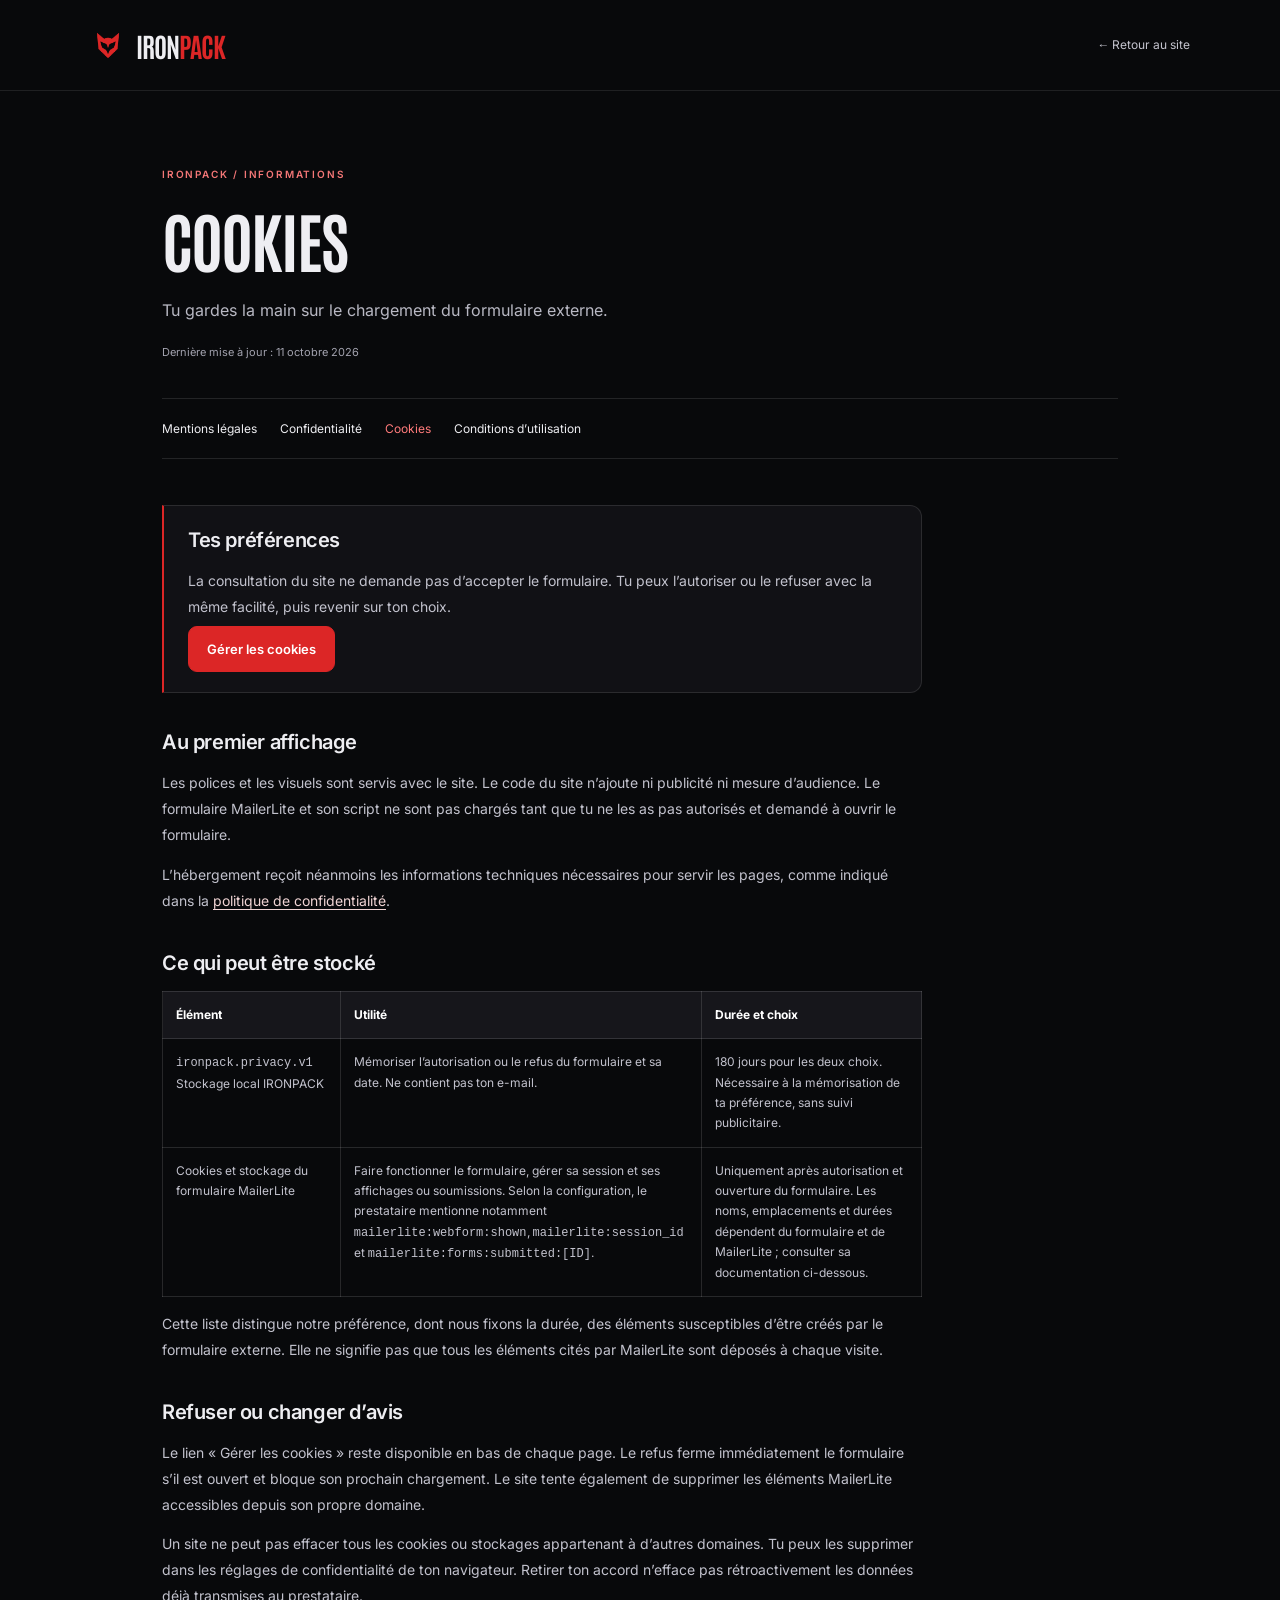
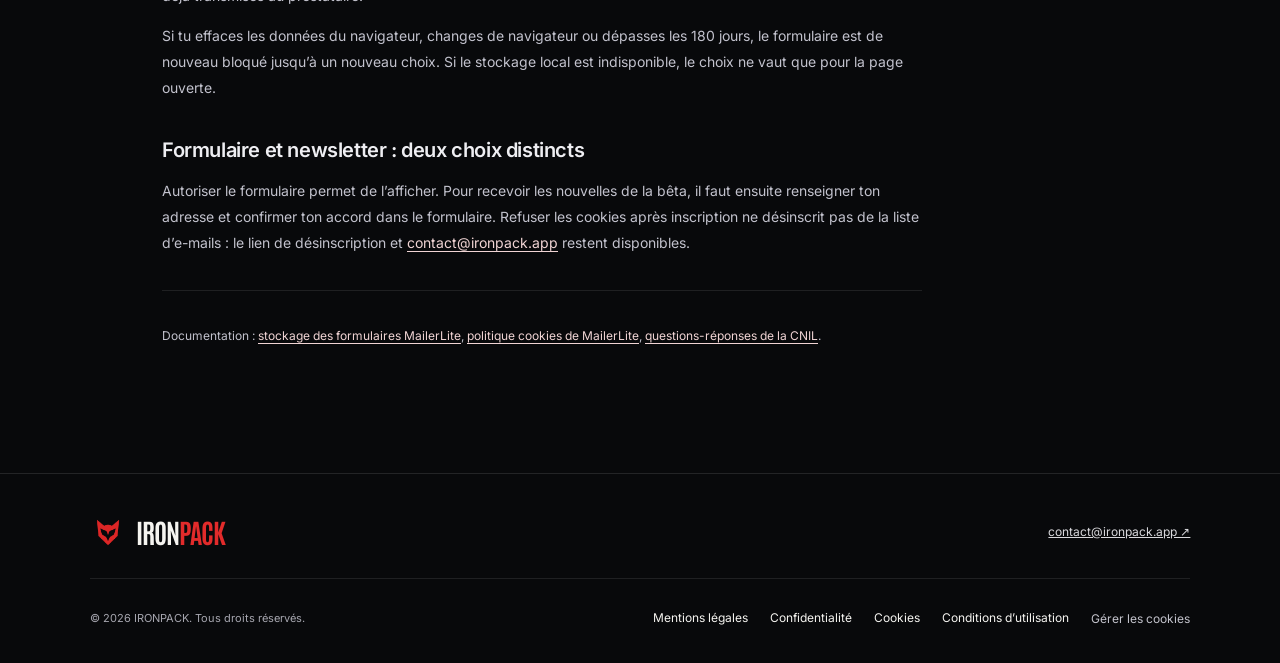
<file: cookies.html>
<!doctype html>
<html lang="fr"><head><meta charset="utf-8"><meta name="viewport" content="width=device-width,initial-scale=1"><title>Cookies — IRONPACK</title><meta name="description" content="Tu gardes la main sur le chargement du formulaire externe."><meta name="theme-color" content="#08090b"><link rel="icon" type="image/png" href="assets/favicon-meute.png"><link rel="stylesheet" href="fonts.css"><link rel="stylesheet" href="legal.css"><script defer src="privacy-consent.js"></script></head>
<body class="legal-page"><a class="legal-skip" href="#contenu">Aller au contenu</a><header class="legal-header"><a class="wordmark" href="/" aria-label="IRONPACK — Accueil"><img class="brand-symbol" src="assets/logo-meute.png" alt="">IRON<span>PACK</span></a><a href="/">← Retour au site</a></header>
<main class="legal-main" id="contenu"><span class="legal-kicker">IRONPACK / INFORMATIONS</span><h1>COOKIES</h1><p class="legal-lead">Tu gardes la main sur le chargement du formulaire externe.</p><p class="legal-date">Dernière mise à jour : 11 octobre 2026</p><nav class="legal-tabs" aria-label="Pages légales"><a href="mentions-legales">Mentions légales</a><a href="confidentialite">Confidentialité</a><a href="cookies" aria-current="page">Cookies</a><a href="conditions-utilisation">Conditions d’utilisation</a></nav><div class="legal-body">
    <section class="legal-card"><h2>Tes préférences</h2><p>La consultation du site ne demande pas d’accepter le formulaire. Tu peux l’autoriser ou le refuser avec la même facilité, puis revenir sur ton choix.</p><button type="button" class="legal-action" data-cookie-settings hidden>Gérer les cookies</button><noscript><p>JavaScript est désactivé : le formulaire externe ne peut pas se charger.</p></noscript></section>
    <section><h2>Au premier affichage</h2><p>Les polices et les visuels sont servis avec le site. Le code du site n’ajoute ni publicité ni mesure d’audience. Le formulaire MailerLite et son script ne sont pas chargés tant que tu ne les as pas autorisés et demandé à ouvrir le formulaire.</p><p>L’hébergement reçoit néanmoins les informations techniques nécessaires pour servir les pages, comme indiqué dans la <a href="confidentialite">politique de confidentialité</a>.</p></section>
    <section><h2>Ce qui peut être stocké</h2><div class="legal-table-wrap" role="region" aria-label="Stockage utilisé par le site" tabindex="0"><table class="legal-table"><thead><tr><th scope="col">Élément</th><th scope="col">Utilité</th><th scope="col">Durée et choix</th></tr></thead><tbody><tr><td><code>ironpack.privacy.v1</code><br>Stockage local IRONPACK</td><td>Mémoriser l’autorisation ou le refus du formulaire et sa date. Ne contient pas ton e-mail.</td><td>180 jours pour les deux choix. Nécessaire à la mémorisation de ta préférence, sans suivi publicitaire.</td></tr><tr><td>Cookies et stockage du formulaire MailerLite</td><td>Faire fonctionner le formulaire, gérer sa session et ses affichages ou soumissions. Selon la configuration, le prestataire mentionne notamment <code>mailerlite:webform:shown</code>, <code>mailerlite:session_id</code> et <code>mailerlite:forms:submitted:[ID]</code>.</td><td>Uniquement après autorisation et ouverture du formulaire. Les noms, emplacements et durées dépendent du formulaire et de MailerLite ; consulter sa documentation ci-dessous.</td></tr></tbody></table></div><p>Cette liste distingue notre préférence, dont nous fixons la durée, des éléments susceptibles d’être créés par le formulaire externe. Elle ne signifie pas que tous les éléments cités par MailerLite sont déposés à chaque visite.</p></section>
    <section><h2>Refuser ou changer d’avis</h2><p>Le lien « Gérer les cookies » reste disponible en bas de chaque page. Le refus ferme immédiatement le formulaire s’il est ouvert et bloque son prochain chargement. Le site tente également de supprimer les éléments MailerLite accessibles depuis son propre domaine.</p><p>Un site ne peut pas effacer tous les cookies ou stockages appartenant à d’autres domaines. Tu peux les supprimer dans les réglages de confidentialité de ton navigateur. Retirer ton accord n’efface pas rétroactivement les données déjà transmises au prestataire.</p><p>Si tu effaces les données du navigateur, changes de navigateur ou dépasses les 180 jours, le formulaire est de nouveau bloqué jusqu’à un nouveau choix. Si le stockage local est indisponible, le choix ne vaut que pour la page ouverte.</p></section>
    <section><h2>Formulaire et newsletter : deux choix distincts</h2><p>Autoriser le formulaire permet de l’afficher. Pour recevoir les nouvelles de la bêta, il faut ensuite renseigner ton adresse et confirmer ton accord dans le formulaire. Refuser les cookies après inscription ne désinscrit pas de la liste d’e-mails : le lien de désinscription et <a href="mailto:contact@ironpack.app">contact@ironpack.app</a> restent disponibles.</p></section>
    <section class="legal-sources"><p>Documentation : <a href="https://www.mailerlite.com/help/which-cookies-are-used-by-mailerlite-forms">stockage des formulaires MailerLite</a>, <a href="https://www.mailerlite.com/legal/cookie-policy">politique cookies de MailerLite</a>, <a href="https://www.cnil.fr/fr/cookies-et-autres-traceurs/regles/cookies/FAQ">questions-réponses de la CNIL</a>.</p></section></div></main><footer class="site-footer"><div class="footer-top"><a class="wordmark" href="/" aria-label="IRONPACK — Accueil"><img class="brand-symbol" src="assets/logo-meute.png" alt="">IRON<span>PACK</span></a><a href="mailto:contact@ironpack.app">contact@ironpack.app ↗</a></div><div class="footer-bottom"><p>© 2026 IRONPACK. Tous droits réservés.</p><nav class="footer-legal" aria-label="Informations légales"><a href="mentions-legales">Mentions légales</a><a href="confidentialite">Confidentialité</a><a href="cookies">Cookies</a><a href="conditions-utilisation">Conditions d’utilisation</a><button type="button" data-cookie-settings hidden>Gérer les cookies</button></nav></div></footer></body></html>
</file>
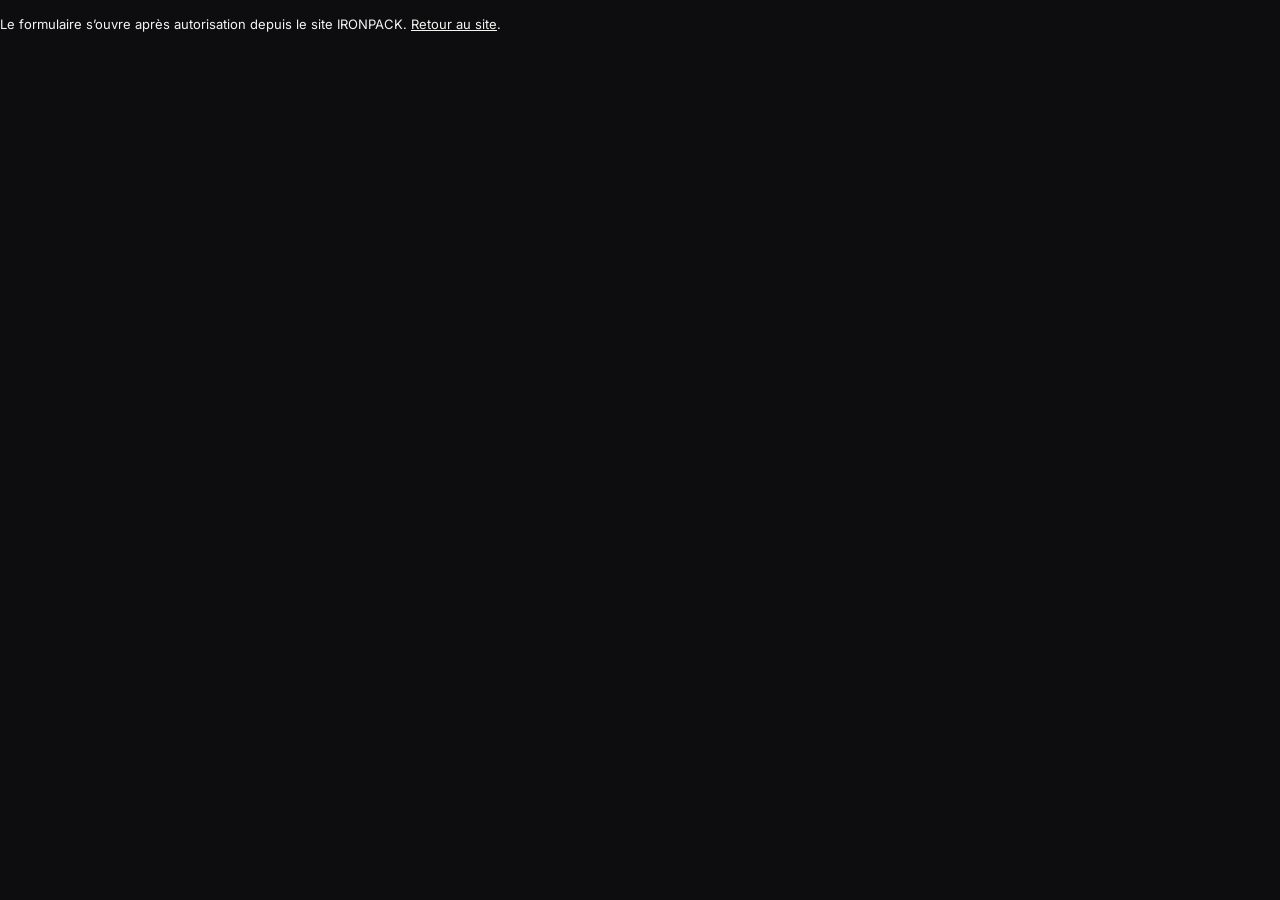
<file: inscription.html>
<!doctype html>
<html lang="fr"><head><meta charset="utf-8"><meta name="viewport" content="width=device-width,initial-scale=1"><meta name="robots" content="noindex,nofollow"><meta name="referrer" content="no-referrer"><title>Inscription — IRONPACK</title><link rel="stylesheet" href="fonts.css"><link rel="stylesheet" href="legal.css"><script defer src="signup-frame.js"></script></head>
<body class="signup-embedded"><p id="frame-status" role="status">Le formulaire s’ouvre après autorisation depuis le site IRONPACK. <a href="./" target="_parent">Retour au site</a>.</p><div class="ml-embedded" data-form="32ntZJ"></div><noscript>Active JavaScript pour utiliser le formulaire, ou contacte contact@ironpack.app.</noscript></body></html>
</file>
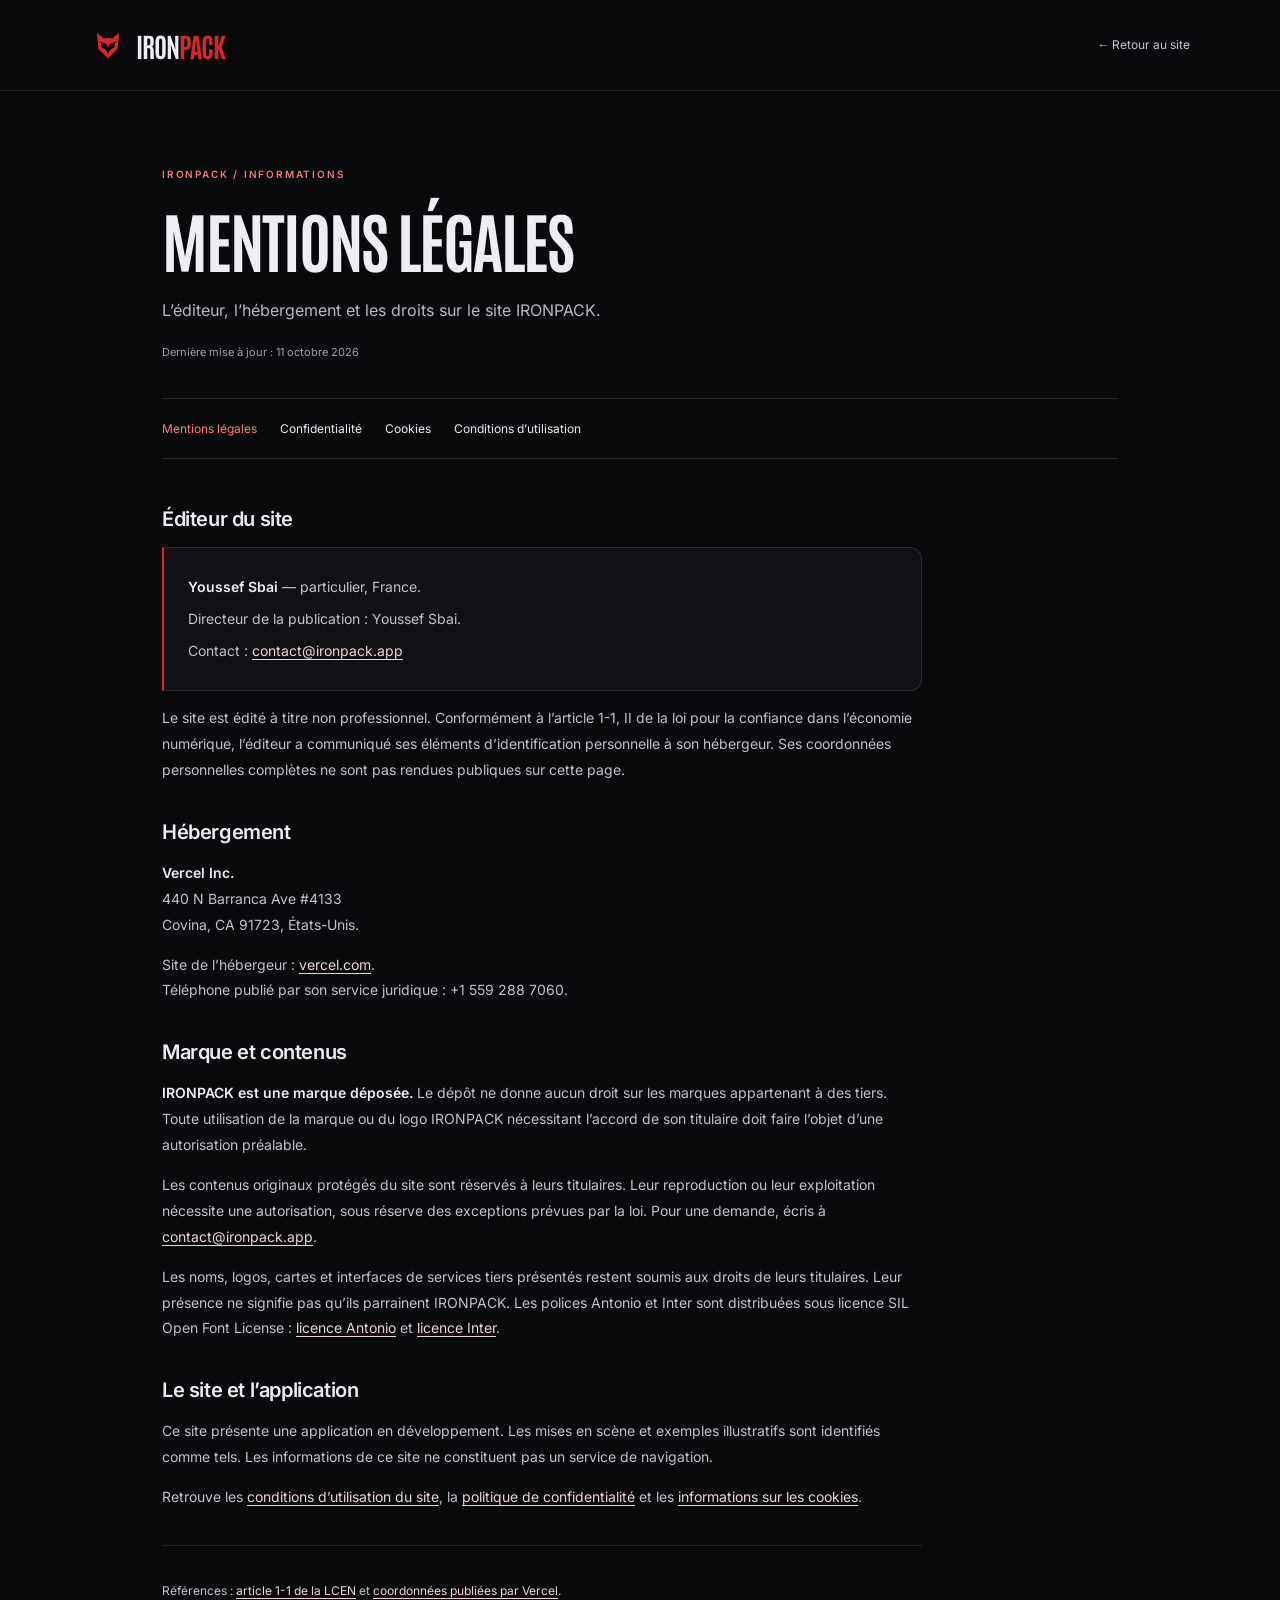
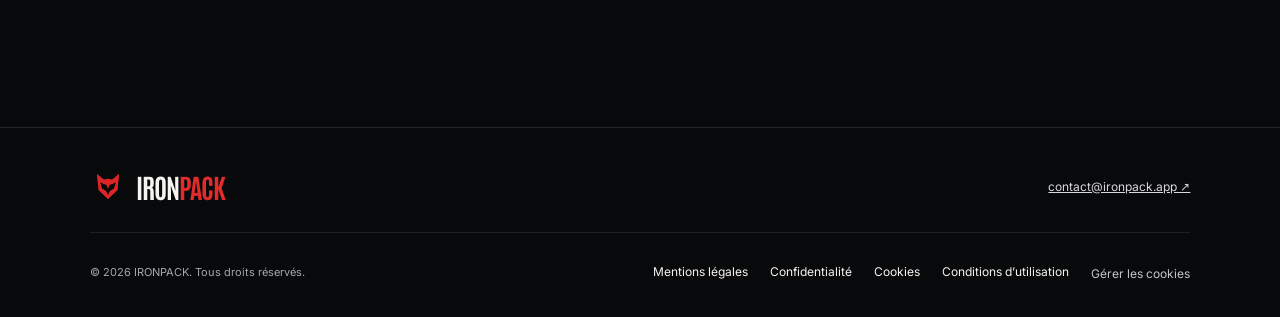
<file: mentions-legales.html>
<!doctype html>
<html lang="fr"><head><meta charset="utf-8"><meta name="viewport" content="width=device-width,initial-scale=1"><title>Mentions légales — IRONPACK</title><meta name="description" content="L’éditeur, l’hébergement et les droits sur le site IRONPACK."><meta name="theme-color" content="#08090b"><link rel="icon" type="image/png" href="assets/favicon-meute.png"><link rel="stylesheet" href="fonts.css"><link rel="stylesheet" href="legal.css"><script defer src="privacy-consent.js"></script></head>
<body class="legal-page"><a class="legal-skip" href="#contenu">Aller au contenu</a><header class="legal-header"><a class="wordmark" href="/" aria-label="IRONPACK — Accueil"><img class="brand-symbol" src="assets/logo-meute.png" alt="">IRON<span>PACK</span></a><a href="/">← Retour au site</a></header>
<main class="legal-main" id="contenu"><span class="legal-kicker">IRONPACK / INFORMATIONS</span><h1>MENTIONS LÉGALES</h1><p class="legal-lead">L’éditeur, l’hébergement et les droits sur le site IRONPACK.</p><p class="legal-date">Dernière mise à jour : 11 octobre 2026</p><nav class="legal-tabs" aria-label="Pages légales"><a href="mentions-legales" aria-current="page">Mentions légales</a><a href="confidentialite">Confidentialité</a><a href="cookies">Cookies</a><a href="conditions-utilisation">Conditions d’utilisation</a></nav><div class="legal-body">
    <section><h2>Éditeur du site</h2><div class="legal-card"><p><strong>Youssef Sbai</strong> — particulier, France.</p><p>Directeur de la publication : Youssef Sbai.</p><p>Contact : <a href="mailto:contact@ironpack.app">contact@ironpack.app</a></p></div><p>Le site est édité à titre non professionnel. Conformément à l’article 1-1, II de la loi pour la confiance dans l’économie numérique, l’éditeur a communiqué ses éléments d’identification personnelle à son hébergeur. Ses coordonnées personnelles complètes ne sont pas rendues publiques sur cette page.</p></section>
    <section><h2>Hébergement</h2><p><strong>Vercel Inc.</strong><br>440 N Barranca Ave #4133<br>Covina, CA 91723, États-Unis.</p><p>Site de l’hébergeur : <a href="https://vercel.com">vercel.com</a>.<br>Téléphone publié par son service juridique : +1 559 288 7060.</p></section>
    <section><h2>Marque et contenus</h2><p><strong>IRONPACK est une marque déposée.</strong> Le dépôt ne donne aucun droit sur les marques appartenant à des tiers. Toute utilisation de la marque ou du logo IRONPACK nécessitant l’accord de son titulaire doit faire l’objet d’une autorisation préalable.</p><p>Les contenus originaux protégés du site sont réservés à leurs titulaires. Leur reproduction ou leur exploitation nécessite une autorisation, sous réserve des exceptions prévues par la loi. Pour une demande, écris à <a href="mailto:contact@ironpack.app">contact@ironpack.app</a>.</p><p>Les noms, logos, cartes et interfaces de services tiers présentés restent soumis aux droits de leurs titulaires. Leur présence ne signifie pas qu’ils parrainent IRONPACK. Les polices Antonio et Inter sont distribuées sous licence SIL Open Font License : <a href="assets/fonts/antonio-OFL.txt">licence Antonio</a> et <a href="assets/fonts/inter-OFL.txt">licence Inter</a>.</p></section>
    <section><h2>Le site et l’application</h2><p>Ce site présente une application en développement. Les mises en scène et exemples illustratifs sont identifiés comme tels. Les informations de ce site ne constituent pas un service de navigation.</p><p>Retrouve les <a href="conditions-utilisation">conditions d’utilisation du site</a>, la <a href="confidentialite">politique de confidentialité</a> et les <a href="cookies">informations sur les cookies</a>.</p></section>
    <section class="legal-sources"><p>Références : <a href="https://www.legifrance.gouv.fr/loda/article_lc/LEGIARTI000049568614">article 1-1 de la LCEN</a> et <a href="https://vercel.com/legal/dmca-policy">coordonnées publiées par Vercel</a>.</p></section></div></main><footer class="site-footer"><div class="footer-top"><a class="wordmark" href="/" aria-label="IRONPACK — Accueil"><img class="brand-symbol" src="assets/logo-meute.png" alt="">IRON<span>PACK</span></a><a href="mailto:contact@ironpack.app">contact@ironpack.app ↗</a></div><div class="footer-bottom"><p>© 2026 IRONPACK. Tous droits réservés.</p><nav class="footer-legal" aria-label="Informations légales"><a href="mentions-legales">Mentions légales</a><a href="confidentialite">Confidentialité</a><a href="cookies">Cookies</a><a href="conditions-utilisation">Conditions d’utilisation</a><button type="button" data-cookie-settings hidden>Gérer les cookies</button></nav></div></footer></body></html>
</file>
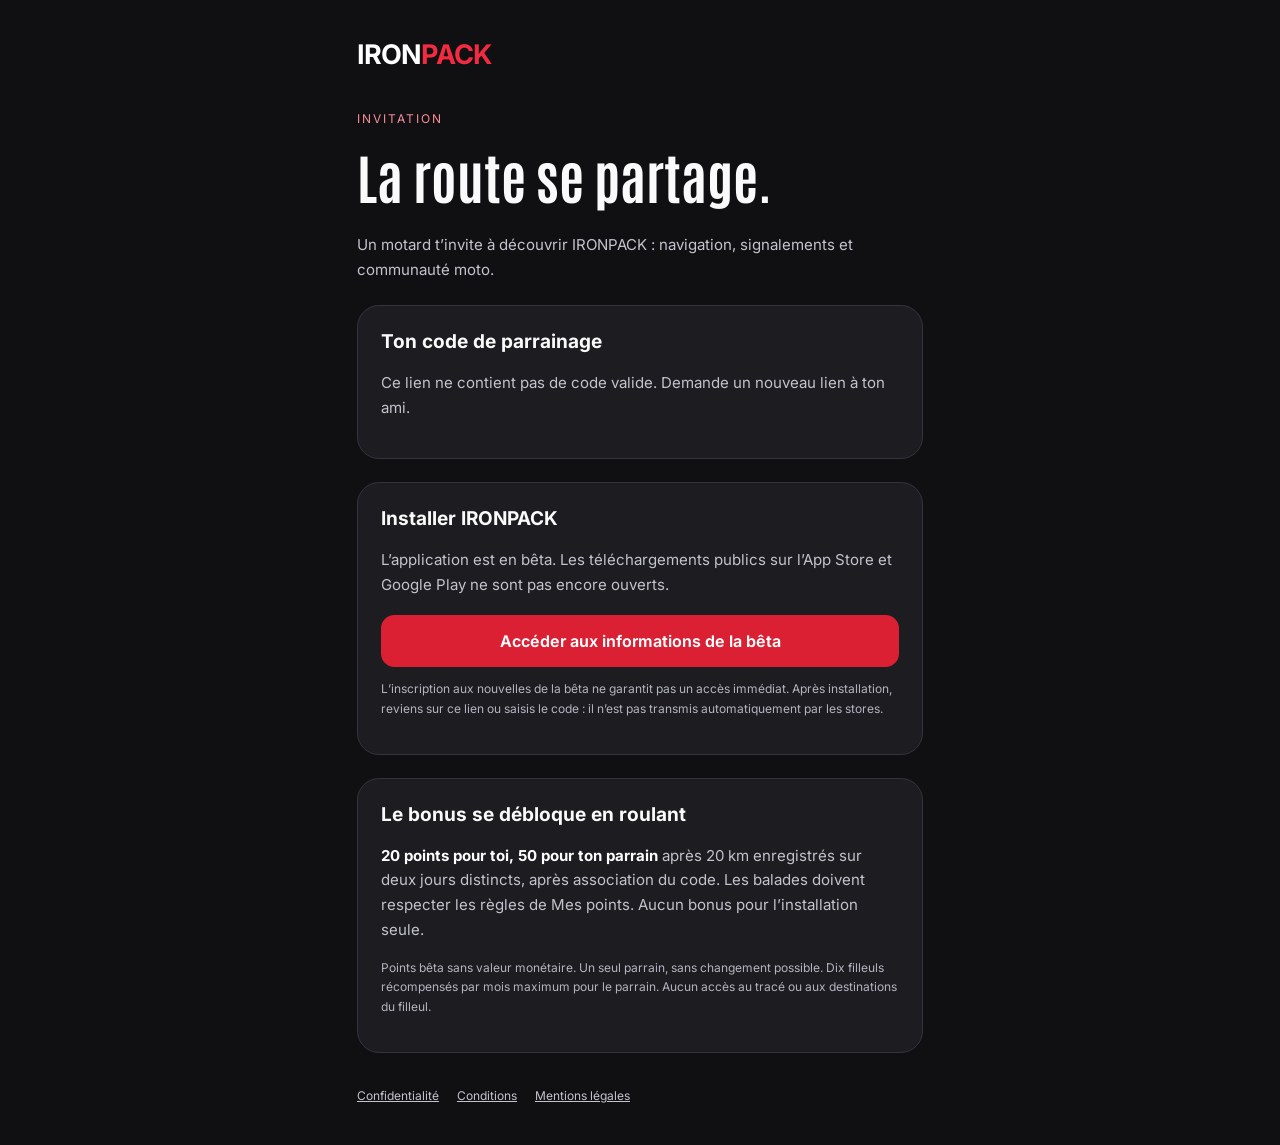
<file: parrainage.html>
<!doctype html>
<html lang="fr"><head><meta charset="utf-8"><meta name="viewport" content="width=device-width,initial-scale=1"><meta name="robots" content="noindex"><meta name="referrer" content="no-referrer"><title>Rejoins IRONPACK · Parrainage</title><link rel="stylesheet" href="/fonts.css"><link rel="stylesheet" href="/parrainage.css"><script src="/parrainage.js" defer></script></head>
<body><main><a class="brand" href="/">IRON<span>PACK</span></a><p class="eyebrow">INVITATION</p><h1>La route se partage.</h1><p>Un motard t’invite à découvrir IRONPACK : navigation, signalements et communauté moto.</p>
<section aria-labelledby="invitation"><h2 id="invitation">Ton code de parrainage</h2><p id="invalid" hidden>Ce lien ne contient pas de code valide. Demande un nouveau lien à ton ami.</p><div id="valid" hidden><output id="code" aria-label="Code de parrainage"></output><button id="copy" type="button">Copier le code</button><p id="copy-status" role="status"></p><p>Après activation de tes points dans l’app, ajoute ce code dans <strong>Mes points → Inviter &amp; suivre</strong>, avant ta première balade comptabilisée et dans les sept jours.</p><a id="open" class="primary" href="#">J’ai déjà IRONPACK</a><p class="small">Ce bouton ouvre l’app déjà installée. Sans l’app, conserve le code puis consulte l’accès bêta ci-dessous.</p></div></section>
<section><h2>Installer IRONPACK</h2><p>L’application est en bêta. Les téléchargements publics sur l’App Store et Google Play ne sont pas encore ouverts.</p><a class="primary" href="/#beta">Accéder aux informations de la bêta</a><p class="small">L’inscription aux nouvelles de la bêta ne garantit pas un accès immédiat. Après installation, reviens sur ce lien ou saisis le code : il n’est pas transmis automatiquement par les stores.</p></section>
<section><h2>Le bonus se débloque en roulant</h2><p><strong>20 points pour toi, 50 pour ton parrain</strong> après 20 km enregistrés sur deux jours distincts, après association du code. Les balades doivent respecter les règles de Mes points. Aucun bonus pour l’installation seule.</p><p class="small">Points bêta sans valeur monétaire. Un seul parrain, sans changement possible. Dix filleuls récompensés par mois maximum pour le parrain. Aucun accès au tracé ou aux destinations du filleul.</p></section>
<footer><a href="/confidentialite">Confidentialité</a><a href="/conditions-utilisation">Conditions</a><a href="/mentions-legales">Mentions légales</a></footer></main></body></html>
</file>
<file: fonts.css>
/* latin-ext */
@font-face {
  font-family: 'Antonio';
  font-style: normal;
  font-weight: 400 700;
  font-display: swap;
  src: url(assets/fonts/antonio-latin-ext.woff2) format('woff2');
  unicode-range: U+0100-02BA, U+02BD-02C5, U+02C7-02CC, U+02CE-02D7, U+02DD-02FF, U+0304, U+0308, U+0329, U+1D00-1DBF, U+1E00-1E9F, U+1EF2-1EFF, U+2020, U+20A0-20AB, U+20AD-20C4, U+2113, U+2C60-2C7F, U+A720-A7FF;
}

/* latin */
@font-face {
  font-family: 'Antonio';
  font-style: normal;
  font-weight: 400 700;
  font-display: swap;
  src: url(assets/fonts/antonio-latin.woff2) format('woff2');
  unicode-range: U+0000-00FF, U+0131, U+0152-0153, U+02BB-02BC, U+02C6, U+02DA, U+02DC, U+0304, U+0308, U+0329, U+2000-206F, U+20AC, U+2122, U+2191, U+2193, U+2212, U+2215, U+FEFF, U+FFFD;
}

/* latin-ext */
@font-face {
  font-family: 'Inter';
  font-style: normal;
  font-weight: 400 700;
  font-display: swap;
  src: url(assets/fonts/inter-latin-ext.woff2) format('woff2');
  unicode-range: U+0100-02BA, U+02BD-02C5, U+02C7-02CC, U+02CE-02D7, U+02DD-02FF, U+0304, U+0308, U+0329, U+1D00-1DBF, U+1E00-1E9F, U+1EF2-1EFF, U+2020, U+20A0-20AB, U+20AD-20C4, U+2113, U+2C60-2C7F, U+A720-A7FF;
}

/* latin */
@font-face {
  font-family: 'Inter';
  font-style: normal;
  font-weight: 400 700;
  font-display: swap;
  src: url(assets/fonts/inter-latin.woff2) format('woff2');
  unicode-range: U+0000-00FF, U+0131, U+0152-0153, U+02BB-02BC, U+02C6, U+02DA, U+02DC, U+0304, U+0308, U+0329, U+2000-206F, U+20AC, U+2122, U+2191, U+2193, U+2212, U+2215, U+FEFF, U+FFFD;
}
</file>
<file: cinema.css>
:root{--red:#dc2626;--bg:#08090b;--white:#f5f4f0;--display:Antonio,'Arial Narrow',Impact,sans-serif;--progress:0}*{box-sizing:border-box}html{scroll-behavior:smooth;background:var(--bg);scroll-padding-top:80px}body{margin:0;color:var(--white);font:16px/1.6 Inter,Arial,sans-serif;background:var(--bg)}a{color:inherit;text-decoration:none}button{font:inherit}button,a{-webkit-tap-highlight-color:transparent}a:focus-visible,button:focus-visible,input:focus-visible{outline:2px solid white;outline-offset:6px}[hidden]{display:none!important}.skip{position:fixed;top:-100px;left:20px;z-index:100;background:var(--red);padding:15px}.skip:focus{top:10px}header{position:fixed;inset:0 0 auto;height:92px;padding:0 4.5%;z-index:20;display:flex;align-items:center;justify-content:space-between;background:linear-gradient(#08090bb3,transparent);gap:20px}.wordmark{font:700 28px/1 var(--display);letter-spacing:-1px}.wordmark span{color:var(--red)}.header-caption{font-size:12px;letter-spacing:2px;color:#dedede}.nav-cta{font-size:12px;font-weight:600;letter-spacing:1px;display:flex;align-items:center;gap:28px;border-bottom:1px solid #ffffff70;padding:10px 0}.nav-cta span{color:#f04b4b;font-size:22px}.journey{height:720vh;position:relative}.stage{height:100svh;position:sticky;top:0;overflow:hidden;background:#08090b;isolation:isolate}.scene{position:absolute;inset:0;will-change:opacity,transform;overflow:hidden}.scene-photo,.helmet-photo{position:absolute;width:100%;height:100%;object-fit:cover;inset:0;will-change:transform}.scene-photo{object-position:65% center}.rider-shade{position:absolute;inset:0;background:linear-gradient(90deg,#08090bc9,transparent 75%),linear-gradient(0deg,#08090b,transparent 27%)}h1,h2,h3{font-family:var(--display);font-weight:700;line-height:1.03;letter-spacing:-.045em;margin:0}h1{font-size:clamp(80px,11.4vw,190px)}h1 span{color:transparent;-webkit-text-stroke:1px #f5f4f0}h2 span{color:var(--red)}.eyebrow{font-size:12px;font-weight:500;letter-spacing:2.4px;margin:0 0 26px}.hero-copy{position:absolute;left:8%;top:25%;will-change:transform,opacity}.hero-copy .eyebrow{color:#bbb}.hero-sub{font-size:12px;letter-spacing:3px;margin:28px 0 0}.hero-bottom{position:absolute;left:8%;right:8%;bottom:13%;display:flex;align-items:end;justify-content:space-between}.hero-bottom>p{font-size:14px;color:#b9b9bd;margin:0}.scroll-cue{display:flex;align-items:center;gap:15px;font-size:12px;letter-spacing:1.5px}.mouse{width:20px;height:32px;border:1px solid #ffffff60;border-radius:12px;display:flex;justify-content:center;padding-top:7px}.mouse b{width:2px;height:7px;background:var(--red);animation:wheel 1.8s infinite}@keyframes wheel{0%,100%{transform:translateY(0);opacity:.4}50%{transform:translateY(6px);opacity:1}}.scene-cockpit,.scene-helmet{opacity:0;pointer-events:none}.cockpit-plane{position:absolute;width:max(100vw,177.778svh);height:max(56.25vw,100svh);left:50%;top:50%;transform:translate(-50%,-50%);will-change:transform}.cockpit-photo{position:absolute;width:100%;height:100%;object-fit:fill}.phone-ui{position:absolute;left:44.6%;top:24%;width:10.8%;height:50%;background:#101317;border-radius:8%;padding:1% .7%;overflow:hidden;box-shadow:0 0 22px #dc262614;font-family:Inter,sans-serif;transform:perspective(700px) rotateX(2deg);display:flex;flex-direction:column}.phone-time{font-size:clamp(7px,.65vw,13px);display:flex;justify-content:space-between}.app-logo{font:700 clamp(12px,1.1vw,22px) var(--display);margin-top:12%;letter-spacing:.04em}.app-logo span{color:var(--red)}.mini-map{position:relative;flex:1;min-height:0}.mini-map svg{width:100%;height:100%;position:absolute;inset:0}.map-road{fill:none;stroke:#333b43;stroke-width:3}.route-shadow{fill:none;stroke:#dc26262b;stroke-width:18}.map-route{fill:none;stroke:var(--red);stroke-width:4;stroke-dasharray:330;stroke-dashoffset:calc(330 * (1 - var(--route,0)))}.map-label{position:absolute;font-size:7px;letter-spacing:2px;top:36%;left:4%;color:#76828f}.trip{display:flex;flex-direction:column;gap:6px}.trip strong{font-size:clamp(6px,.55vw,11px);letter-spacing:.08em}.trip>span{font-size:clamp(9px,.95vw,18px);font-weight:600}.trip b{font-size:.7em;color:#9ba3ae;margin-left:8px}.start-ride{background:var(--red);color:white;font-size:clamp(7px,.7vw,14px);font-weight:700;display:flex;justify-content:space-between;padding:9% 8%;margin-top:12%;border-radius:4px;transform:scale(var(--button-scale,1));box-shadow:0 0 calc(var(--tap,0) * 35px) #f82c2c}.tap-ripple{position:absolute;width:35%;aspect-ratio:1;border:2px solid #fff;border-radius:50%;left:33%;top:79%;transform:scale(var(--ripple,0));opacity:var(--ripple-opacity,0)}.cockpit-shade{position:absolute;inset:0;background:linear-gradient(90deg,#08090baa,transparent 50%),linear-gradient(0deg,#08090b88,transparent 24%);pointer-events:none}.chapter-copy{position:absolute;left:7%;top:30%;max-width:40%;will-change:opacity,transform}.chapter-copy h2{font-size:clamp(45px,5vw,90px)}.chapter-copy p:not(.eyebrow){font-size:16px;color:#babdc2;line-height:1.8;margin-top:25px}.chapter-copy .eyebrow{color:#bbb}.helmet-photo{transform:scale(1.08)}.helmet-shade{position:absolute;inset:0;background:linear-gradient(0deg,#0009,transparent 40%,#0003)}.helmet-copy{top:20%;left:7%;max-width:none}.helmet-copy h2{font-size:clamp(65px,7.5vw,130px)}.ride-interface{position:absolute;inset:16% 12% 15%;opacity:0;will-change:transform,opacity}.ride-title{display:flex;justify-content:space-between;font-size:12px;letter-spacing:2px}.ride-title b{font:700 20px var(--display)}.ride-title>span{color:#c4c9d0}.turn-guidance{display:flex;gap:22px;align-items:center;position:absolute;top:18%;left:0;padding:18px 30px 18px 20px;border-left:2px solid var(--red);background:linear-gradient(90deg,#070b10dd,#070b1055);backdrop-filter:blur(8px)}.turn-arrow{font-size:60px;line-height:1;color:#fff}.turn-guidance>div{display:flex;flex-direction:column;gap:3px}.turn-guidance div>span{font-size:12px;color:#bbb;letter-spacing:1.5px}.turn-guidance strong{font-size:19px;font-weight:500}.ride-bottom{position:absolute;bottom:3%;left:0;right:0;display:flex;justify-content:space-between;align-items:end}.ride-distance{display:flex;align-items:end;gap:15px}.ride-distance strong{font:600 85px/1 var(--display)}.ride-distance>span{font-size:12px;letter-spacing:1px;margin-bottom:8px}.pack{display:flex;flex-direction:column;align-items:end;gap:12px}.pack>div{display:flex}.pack i{font-size:12px;font-style:normal;width:36px;height:36px;display:grid;place-items:center;border:1px solid #ffffff80;background:#171c21;border-radius:50%;margin-left:-6px}.pack>span{font-size:12px;letter-spacing:1px}.helmet-end{position:absolute;left:0;right:0;top:36%;text-align:center;opacity:0;will-change:transform,opacity}.helmet-end h2{font-size:clamp(42px,6vw,108px)}.helmet-end h2 span{color:white}.helmet-end .eyebrow{color:#f46b6b}.journey-progress{position:absolute;left:4.5%;right:4.5%;bottom:29px;display:flex;align-items:center;gap:25px;font-size:12px;letter-spacing:1.8px}.journey-progress>span:first-child{width:105px}.journey-progress>div{height:1px;background:#ffffff30;flex:1}.journey-progress i{height:1px;background:var(--red);width:calc(var(--progress) * 100%);display:block}.concept-label{position:absolute;right:4.5%;bottom:52px;font-size:10px;letter-spacing:1px;color:#9b9fa5}.scroll-anchor{position:absolute;top:155vh}.manifesto{padding:140px 9%;background:var(--bg);position:relative;z-index:2;border-top:1px solid #ffffff16}.manifesto h2{font-size:clamp(55px,8.5vw,145px)}.manifesto h2 span{color:transparent;-webkit-text-stroke:1px #ddd}.manifesto .eyebrow{color:#d85656}.manifesto-bottom{display:flex;justify-content:space-between;align-items:end;gap:40px;margin-top:50px}.manifesto-bottom p{color:#9b9da4;line-height:1.9}.manifesto-bottom>span{font:600 19px/1.45 var(--display);letter-spacing:1px}.beta{padding:110px 9%;display:grid;grid-template-columns:1.2fr 1fr;gap:10%;position:relative;background:radial-gradient(ellipse at 20% 80%,#341012 0%,transparent 65%),#0e0e11;border-top:1px solid #ffffff15;scroll-margin-top:0}.beta h2{font-size:clamp(75px,9vw,150px)}.beta-copy>.eyebrow{font-size:12px;color:#a5a5ab}.beta-copy>p:not(.eyebrow){color:#b1b1b6;font-size:16px;line-height:1.9;margin:30px 0}.beta-status{font-size:12px;letter-spacing:2px;color:#ddd}.signup-panel{align-self:center;border-top:1px solid #dc2626;padding-top:35px}.signup-panel>.eyebrow{color:#b1b1b6}.signup-panel h3{font-size:40px;line-height:1.2;letter-spacing:-.025em}.signup-panel>p{color:#aaaab1;font-size:14px;line-height:1.9;margin:25px 0}.cta{display:flex;width:100%;justify-content:space-between;align-items:center;background:var(--red);color:white;border:0;padding:19px 22px;cursor:pointer;font-size:12px;letter-spacing:1px;font-weight:600}.cta:hover{background:#f03535}.cta>span{font-size:23px}.signup-panel .privacy-note{font-size:12px;color:#84848c}.contact{font-size:13px;color:#ccc;text-decoration:underline;text-underline-offset:5px}footer{display:flex;justify-content:space-between;align-items:center;gap:30px;padding:45px 5%;background:#08090b}footer>p,footer>a:last-child{font-size:12px;letter-spacing:1.5px;color:#a0a0a6}footer>a:last-child span{color:var(--red);margin-left:20px}.reveal{opacity:0;transform:translateY(50px);transition:transform 1s cubic-bezier(.2,.6,.2,1),opacity 1s}.reveal.visible{opacity:1;transform:translateY(0)}.ml-form-embedContainer,.ml-form-embedWrapper{width:100%!important;max-width:100%!important;background:transparent!important}.ml-form-embedBody{padding:18px 0 0!important}.ml-form-embedContent{display:none!important}.ml-form-embedContainer input[type=email]{min-height:52px!important;background:#111!important;color:#fff!important;border:1px solid #666!important}.ml-form-embedContainer button.primary{background:#dc2626!important;color:white!important;border-radius:0!important;min-height:52px!important}.ml-form-successContent h4,.ml-form-successContent p{color:#fff!important}#signup-status:empty{display:none}@media(max-width:760px){header{height:76px;padding:0 6%}.wordmark{font-size:25px}.header-caption{display:none}.nav-cta{font-size:10px;gap:13px;letter-spacing:.8px}.journey{height:650vh}.hero-copy{left:7%;top:28%}h1{font-size:23vw}.hero-copy .eyebrow{font-size:12px}.hero-sub{font-size:11px;letter-spacing:1.5px;margin-top:25px}.scene-photo{object-position:66% center}.rider-shade{background:linear-gradient(90deg,#08090ba8,transparent),linear-gradient(0deg,#08090b,transparent 60%)}.hero-bottom{left:7%;right:7%;bottom:15%;align-items:start;flex-direction:column;gap:28px}.hero-bottom>p{font-size:14px}.scroll-cue{font-size:10px}.chapter-copy{max-width:88%;left:7%;top:15%}.chapter-copy h2{font-size:43px}.chapter-copy p:not(.eyebrow){display:none}.cockpit-copy{top:13%}.cockpit-plane{left:50%;top:61%}.phone-time{font-size:8px}.app-logo{font-size:16px}.trip strong{font-size:7px}.trip>span{font-size:14px}.start-ride{font-size:9px}.cockpit-shade{background:linear-gradient(#08090b80,transparent 50%,#08090b50)}.helmet-copy{top:20%}.helmet-copy h2{font-size:19vw}.helmet-photo{object-position:50% center}.ride-interface{inset:20% 7% 20%}.ride-title{font-size:10px;letter-spacing:1px}.ride-title b{font-size:17px}.turn-guidance{top:18%;padding:12px 20px 12px 14px;gap:14px}.turn-arrow{font-size:45px}.turn-guidance strong{font-size:15px}.turn-guidance div>span{font-size:12px}.ride-distance{flex-direction:column;align-items:start;gap:8px}.ride-distance strong{font-size:65px}.pack>span{font-size:9px}.helmet-end{padding:0 7%;top:34%}.helmet-end h2{font-size:11vw;line-height:1.2}.journey-progress{left:7%;right:7%;font-size:10px;gap:12px;bottom:28px}.journey-progress>span:first-child{width:75px}.concept-label{font-size:8px;right:7%;bottom:52px;letter-spacing:.5px}.manifesto{padding:80px 7%}.manifesto h2{font-size:13vw}.manifesto .eyebrow{font-size:11px}.manifesto-bottom{align-items:start;flex-direction:column;gap:22px;margin-top:30px}.manifesto-bottom p{font-size:16px}.manifesto-bottom>span{font-size:16px}.beta{padding:75px 7%;grid-template-columns:1fr;gap:55px}.beta h2{font-size:23vw}.beta-copy>.eyebrow{font-size:11px;line-height:1.8}.signup-panel h3{font-size:36px}footer{padding:35px 7%;flex-wrap:wrap}footer>p,footer>a:last-child{font-size:10px}.eyebrow{letter-spacing:1.5px}}@media(prefers-reduced-motion:reduce){html{scroll-behavior:auto}.journey{height:auto}.stage{position:relative;height:auto;overflow:visible}.scene{position:relative;height:100svh;opacity:1!important;transform:none!important}.scene-cockpit,.scene-helmet{pointer-events:auto}.hero-copy,.hero-bottom,.chapter-copy{opacity:1!important;transform:none!important}.scene-photo,.helmet-photo{transform:none!important}.scene-cockpit{height:110svh}.ride-interface{opacity:1!important;transform:none!important}.helmet-copy,.helmet-end,.scene-flash,.journey-progress,.scroll-anchor{display:none}.concept-label{bottom:15px}.reveal{opacity:1;transform:none;transition:none}.mouse b{animation:none}}
.phone-ui{left:44.4%;top:24.3%;width:9.9%;height:34.8%;padding:.7% .6%;border-radius:6%}.app-logo{margin-top:7%}.start-ride{margin-top:8%;padding:8%}.trip{gap:3px}
</file>
<file: refinement.css>
/* Subtle movement and shorter scroll sequence. */
.journey{height:430svh}.scroll-anchor{top:122svh}
.scene-rider:after{content:'';position:absolute;inset:0;pointer-events:none;background:radial-gradient(ellipse at 90% 36%,#e12b2726,transparent 55%);animation:light-breathe 12s ease-in-out infinite alternate;mix-blend-mode:screen}
.scene-photo{animation:camera-drift 18s ease-in-out infinite alternate}
@keyframes camera-drift{from{translate:0 0}to{translate:-.4% .3%}}
@keyframes light-breathe{from{opacity:.25}to{opacity:.7}}
.hero-copy,.hero-bottom{z-index:1}.start-ride{font-family:Inter,sans-serif;border:0;cursor:pointer;width:100%;position:relative}.start-ride:focus-visible{outline:2px solid white;outline-offset:2px}.start-ride:hover{background:#f13939}
.cockpit-shade,.chapter-copy,.concept-label,.journey-progress,.ride-interface,.helmet-end{pointer-events:none}
.phone-ui{--route:1}.reveal{transform:translateY(20px);transition-duration:.7s}.concept-label{font-size:11px}.signup-panel>p{font-size:16px}.signup-panel .privacy-note{font-size:12px}.cta{font-size:14px}
@media(max-width:760px){.journey{height:410svh}.scroll-anchor{top:116svh}.concept-label{left:7%;right:7%;font-size:10px;line-height:1.5;letter-spacing:.25px}.header-caption{display:none}.cockpit-copy h2{font-size:38px}.hero-sub{font-size:12px}.hero-bottom{bottom:17%}.scene-photo{object-position:72% center}.ride-title{font-size:10px}.phone-time{font-size:8px}.app-logo{font-size:16px}.start-ride{font-size:10px}.journey-progress{bottom:22px}.concept-label{bottom:42px}}
@media(prefers-reduced-motion:reduce){.journey{height:auto}.scene-rider:after,.scene-photo{animation:none}.reveal{transform:none;transition:none}.cockpit-copy{opacity:1!important}.scene-cockpit,.scene-helmet{pointer-events:auto!important}.phone-ui{--route:1!important}}
.helmet-plane{position:absolute;width:max(100vw,177.778svh);height:max(56.25vw,100svh);left:50%;top:50%;transform:translate(-50%,-50%);will-change:transform}.helmet-plane .helmet-photo{width:100%;height:100%;object-fit:fill;transform:none!important}.helmet-phone{position:absolute;left:44.65%;top:70.1%;width:7.3%;height:19.5%;background:#11161c;border-radius:5%;padding:.45% .5%;display:flex;flex-direction:column;transform:perspective(600px) rotateX(7deg) rotateZ(1.5deg);overflow:hidden;box-shadow:inset 0 0 15px #0007;--route:1}.helmet-app-logo{font:700 clamp(8px,.8vw,15px)/1.3 var(--display);letter-spacing:.07em}.helmet-app-logo span{color:var(--red)}.phone-guidance{display:flex;align-items:center;gap:8%;font-size:clamp(8px,.7vw,13px);padding:5% 0 2%;color:#ddd}.phone-guidance>span{color:#f65656;font-size:1.6em;line-height:1}.helmet-phone svg{width:100%;flex:1;min-height:0}.helmet-phone .map-route{stroke-width:3;stroke-dasharray:none;stroke-dashoffset:0}.helmet-phone .route-shadow{stroke-width:10}.helmet-phone .map-road{stroke-width:2}.helmet-phone-footer{display:flex;justify-content:space-between;font-size:clamp(7px,.58vw,11px);padding-top:4%;font-weight:600}.helmet-phone-footer span{color:#a9acb4}.helmet-shade{background:linear-gradient(0deg,#0003,transparent 25%,#0003)}
@media(max-width:760px){.helmet-app-logo{font-size:10px}.phone-guidance{font-size:10px}.helmet-phone-footer{font-size:8px}.helmet-copy{top:18%}.helmet-copy h2{font-size:17vw}}
@media(prefers-reduced-motion:reduce){.helmet-plane{transform:translate(-50%,-50%)!important}}
.phone-ui{--splash-opacity:1;--logo-scale:.94;--startup-glow:0;--app-ready:0}.phone-ui>.phone-time,.phone-ui>.app-logo,.phone-ui>.mini-map,.phone-ui>.trip,.phone-ui>.start-ride{opacity:var(--app-ready)}.phone-splash{position:absolute;inset:0;z-index:5;background:#070709;display:flex;align-items:center;justify-content:center;overflow:hidden;opacity:var(--splash-opacity);pointer-events:none}.splash-brand{width:64%;display:flex;align-items:center;flex-direction:column;gap:7px;transform:scale(var(--logo-scale));position:relative;z-index:1}.splash-brand img{width:100%;height:auto;display:block}.splash-brand strong{font:700 clamp(9px,1.1vw,18px)/1 var(--display);letter-spacing:.08em}.splash-brand strong span{color:var(--red)}.splash-light{position:absolute;inset:-20%;background:linear-gradient(90deg,transparent 25%,#dc2626a0 47%,#ff6262 50%,#dc2626a0 53%,transparent 75%);opacity:var(--startup-glow);transform:scaleX(calc(.15 + var(--startup-glow) * 3));filter:blur(5px)}
@media(max-width:760px){.splash-brand strong{font-size:15px}}
@media(prefers-reduced-motion:reduce){.phone-splash{display:none}.phone-ui>.phone-time,.phone-ui>.app-logo,.phone-ui>.mini-map,.phone-ui>.trip,.phone-ui>.start-ride{opacity:1}}
.wordmark{display:flex;align-items:center}.brand-symbol{width:43px;height:43px;object-fit:contain;margin-right:10px}.splash-brand{width:65%;gap:12px}.splash-brand img{max-height:140px;object-fit:contain}
@media(max-width:760px){.brand-symbol{width:32px;height:36px;margin-right:7px}.nav-cta{gap:8px}.splash-brand img{max-height:110px}}
</file>
<file: phone-fit.css>
/* The image and display always share the exact same coordinate system. */
.cockpit-plane,.helmet-plane{
  width:max(100vw,177.683316svh);
  height:auto;
  aspect-ratio:1672/941;
}
.phone-ui,.helmet-phone{
  left:0;top:0;
  transform-origin:0 0;
  transform:none;
  visibility:hidden;
  border:0;
  overflow:hidden;
  isolation:isolate;
  box-shadow:none;
  color:#dedfe1;
  filter:brightness(.84) saturate(.83);
  background:#090d11;
}
.phone-ui[data-fitted],.helmet-phone[data-fitted]{visibility:visible}
.phone-ui{
  width:328px;height:608px;
  border-radius:7px;
  padding:14px 16px 16px;
}
.phone-ui::after,.helmet-phone::after{
  content:'';
  position:absolute;inset:0;z-index:10;pointer-events:none;
  border-radius:inherit;
  background:linear-gradient(125deg,#c3d7e40a,transparent 37%,#becbd004 65%,#0000001a);
  box-shadow:inset 0 0 9px 2px #0008;
}
.phone-time{font:500 12px/1.4 Inter,Arial,sans-serif;color:#c9cdd2}
.app-logo{font:700 28px/1.2 var(--display);margin:15px 0 9px;letter-spacing:.04em}
.mini-map{margin:2px -4px 10px;background:radial-gradient(ellipse at 65% 40%,#172028,#0c1218 80%);border-radius:5px;overflow:hidden}
.mini-map svg{opacity:.92}
.map-road{stroke:#343f49;stroke-width:2}
.phone-ui .map-label{font:500 11px/1 Inter,Arial,sans-serif;letter-spacing:2px;top:34%;left:10%}
.trip{gap:6px}
.trip strong{font-size:12px;letter-spacing:1px;color:#a7aeb7}
.trip>span{font-size:25px;line-height:1.4}
.trip b{font-size:17px;margin-left:12px}
.start-ride{font-size:17px;line-height:1.2;padding:15px 17px;margin-top:14px;min-height:50px;border-radius:5px;box-shadow:none}
.tap-ripple{width:85px;left:121px;top:496px;border-width:1px}
.phone-splash{background:#040507}
.splash-brand{width:164px;gap:17px}
.splash-brand img{width:164px;max-height:none}
.splash-brand strong{font:700 26px/1 var(--display);letter-spacing:2px}
.splash-light{filter:blur(12px)}
.helmet-phone{
  width:220px;height:330px;
  padding:11px 12px 12px;
  border-radius:5px;
  background:#0c1218;
  filter:brightness(.72) saturate(.78) blur(.2px);
}
.helmet-app-logo{font:700 18px/1.2 var(--display);letter-spacing:1px}
.phone-guidance{font:600 15px/1.4 Inter,Arial,sans-serif;gap:10px;padding:8px 0 5px}
.phone-guidance>span{font-size:29px;line-height:1}
.helmet-phone svg{display:block;background:radial-gradient(ellipse at 60% 50%,#17212a,#0c1218 85%);border-radius:3px}
.helmet-phone .map-road{stroke-width:1.3px}
.helmet-phone .map-route{stroke-width:2.5px}
.helmet-phone .route-shadow{stroke-width:7px}
.helmet-phone-footer{font:600 14px/1.5 Inter,Arial,sans-serif;padding-top:8px}
.helmet-phone-footer span{color:#9fa6b1}

/* User-provided app capture, projected inside the existing measured glass. */
.phone-ui,.helmet-phone{padding:0}
.app-capture{position:absolute;inset:0;display:block;width:100%;height:100%;max-width:none;object-fit:fill;border-radius:inherit}
.phone-ui>.app-capture{opacity:var(--app-ready)}
.phone-ui>.capture-start{position:absolute;inset:0;width:100%;height:100%;min-height:0;margin:0;padding:0;z-index:2;border:0;border-radius:7px;background:transparent;box-shadow:none;transform:none}
.phone-ui>.capture-start:hover{background:#ffffff14}
.phone-ui>.capture-start:focus-visible{outline:2px solid white;outline-offset:2px}
@media(prefers-reduced-motion:reduce){.phone-ui>.app-capture{opacity:1}}
</file>
<file: features.css>
.header-feature{font-size:11px;letter-spacing:1.5px;color:#d0d0d0;border-bottom:1px solid #ffffff40;padding-bottom:6px;transition:color .2s}.header-feature:hover{color:white}.hero-feature-link{display:inline-block;margin-top:16px;font-size:11px;letter-spacing:1.4px;color:#f3f1ec;border-bottom:1px solid #ffffff60;padding-bottom:5px}.hero-bottom>div>p{font-size:14px;line-height:1.8;color:#b9b9bd;margin:0}
.product-story{position:relative;z-index:2;background:#0b0b0d;border-top:1px solid #ffffff12}.product-intro{display:flex;justify-content:space-between;align-items:center;gap:24px;margin:0 7%;padding:32px 0;border-bottom:1px solid #ffffff12}.product-intro p{font-size:10px;letter-spacing:1.8px;margin:0;color:#9a9a9f}.product-intro p:first-child{color:#ee5757}.product-feature{scroll-margin-top:88px;margin:0 7%;padding:95px 0;display:grid;grid-template-columns:1fr 1.08fr;align-items:center;gap:7%;border-bottom:1px solid #ffffff14}.feature-copy .eyebrow{color:#d84b4b;font-size:11px;letter-spacing:1.8px;margin-bottom:25px}.feature-copy h2{font-size:clamp(46px,5vw,84px);line-height:1.08;letter-spacing:-.035em}.feature-copy h2 span{color:#f0efeb}.feature-copy>p:not(.eyebrow){font-size:15px;line-height:1.85;color:#aaaab3;max-width:460px;margin:28px 0}.feature-points{list-style:none;margin:30px 0 0;padding:0;border-top:1px solid #ffffff14}.feature-points li{display:flex;align-items:center;gap:17px;padding:17px 0;border-bottom:1px solid #ffffff14;font-size:12px;line-height:1.5;color:#d7d7db}.feature-points li>span:first-child{font-size:10px;color:#e45252;letter-spacing:1px}.pack-visual{margin:0;position:relative;aspect-ratio:1/1.08;background:#16171a;overflow:hidden;border-radius:2px}.pack-visual>img{height:100%;width:100%;object-fit:cover;object-position:62% center;transition:transform 1.4s cubic-bezier(.2,.65,.2,1)}.pack-visual:hover>img{transform:scale(1.035)}.pack-visual:after{content:'';position:absolute;inset:0;background:linear-gradient(180deg,#0007,transparent 25%,transparent 38%,#080a0cf5)}.visual-kicker{position:absolute;left:25px;top:25px;z-index:1;font-size:9px;letter-spacing:2px;color:#e2e2e5}.pack-visual figcaption{position:absolute;left:28px;right:28px;bottom:28px;z-index:1}.pack-visual figcaption>span{font-size:10px;letter-spacing:2px;color:#d9d9de}.pack-visual h3{font-size:clamp(32px,3vw,47px);margin:12px 0 23px;line-height:1.15;letter-spacing:-.02em}.pack-caption-bottom{display:flex;align-items:center;justify-content:space-between;gap:16px}.member-stack{display:flex;padding-left:4px}.member-stack i{display:grid;place-items:center;width:35px;height:35px;background:#303238;border:2px solid #111315;border-radius:50%;margin-left:-4px;font:600 10px Inter,Arial,sans-serif;letter-spacing:.2px}.member-stack i:nth-child(2){background:#454140}.member-stack i:nth-child(3){background:#343d41}.member-stack i:last-child{background:#b92424;color:white}.pack-caption-bottom>p{font-size:11px;line-height:1.7;color:#babac2;margin:0;text-align:right}
.ride-feature{grid-template-columns:1fr 1.08fr}.ride-feature .feature-copy h2{font-size:clamp(43px,4.65vw,79px)}.ride-options{border:0;padding:0;margin:32px 0 0;display:grid;gap:9px}.ride-options legend{font-size:10px;color:#85858f;letter-spacing:1.4px;margin-bottom:16px}.ride-option{position:relative;cursor:pointer;display:flex;align-items:center;gap:16px;padding:16px 18px;background:#121215;border:1px solid #ffffff13;transition:background .2s,border-color .2s}.ride-option:has(input:checked){background:#dc262610;border-color:#dc2626a0}.ride-option:hover{border-color:#dc26266b}.ride-option:has(input:focus-visible){outline:2px solid #f0efeb;outline-offset:3px}.ride-option input{position:absolute;width:1px;height:1px;opacity:0}.ride-option .option-index{font:600 16px var(--display);color:#65656f;min-width:19px}.ride-option:has(input:checked) .option-index{color:#f15959}.ride-option strong{display:block;font-size:14px;font-weight:500;line-height:1.3}.ride-option small{display:block;font-size:11px;color:#91919c;line-height:1.5;margin-top:4px}.choice-dot{margin-left:auto;flex-shrink:0;width:13px;height:13px;border:1px solid #55555e;border-radius:50%;padding:3px}.ride-option:has(input:checked) .choice-dot{border-color:#dc2626;background:#dc2626;background-clip:content-box}.route-preview{padding:27px;background:#131519;border:1px solid #ffffff12;border-radius:2px;overflow:hidden}.route-preview-top{display:flex;justify-content:space-between;gap:15px;align-items:center;font-size:9px;letter-spacing:1.5px;color:#b5b8c1}.route-preview-top>span:last-child{color:#ee7272;background:#dc262615;border:1px solid #dc262630;padding:6px 10px;letter-spacing:.6px}.route-diagram{width:100%;height:auto;display:block;margin:18px 0 0;overflow:visible}.diagram-grid{stroke:#ffffff05;stroke-width:1;fill:none}.route-choice-path{fill:none;stroke:#41454c;stroke-width:2;opacity:.6;transition:stroke .4s,opacity .4s}.route-choice-path.is-active{stroke:#ed4444;stroke-width:5;opacity:1;stroke-dasharray:1;stroke-dashoffset:0;animation:route-trace .85s ease both;filter:drop-shadow(0 0 4px #dc262640)}@keyframes route-trace{from{stroke-dashoffset:1}to{stroke-dashoffset:0}}.diagram-node{fill:#14161b;stroke:#ececef;stroke-width:2}.diagram-node-end{fill:#dd3333;stroke:#f27979}.diagram-text{fill:#a9acb6;font:500 12px Inter,Arial,sans-serif;letter-spacing:1px}.diagram-end-letter{fill:#fff;font:600 11px Inter,Arial,sans-serif}.route-result{border-top:1px solid #ffffff14;padding-top:23px;min-height:140px}.route-result h3{font-family:Inter,Arial,sans-serif;font-weight:500;font-size:23px;letter-spacing:-.7px;line-height:1.3}.route-result p{font-size:12px;line-height:1.8;color:#a6a9b3;max-width:340px;margin:13px 0 0}.route-preview-note{font-size:9px;letter-spacing:.8px;color:#6f7480;margin:18px 0 0}
.share-feature{grid-template-columns:1.08fr 1fr;border-bottom:0;padding-bottom:105px}.share-visual{min-width:0}.share-photos{display:grid;grid-template-columns:.86fr 1.14fr;gap:12px;align-items:start}.share-photo{margin:0;overflow:hidden;position:relative;height:315px;border-radius:2px;background:#15171a}.share-photo:nth-child(2){height:245px;margin-top:46px}.share-photo img{width:100%;height:100%;object-fit:cover;transition:transform 1s}.share-photo:first-child img{object-position:50% center}.share-photo:nth-child(2) img{object-position:50% center;transform:none}.share-photo:after{content:'';position:absolute;inset:0;background:linear-gradient(transparent 60%,#000a)}.share-photo figcaption{position:absolute;bottom:17px;left:17px;z-index:1;font-size:9px;letter-spacing:1px}.shared-route{display:flex;align-items:center;gap:17px;background:#18191d;border:1px solid #ffffff10;margin:0 0 0 32px;padding:22px;transform:translateY(-7px);position:relative;z-index:1}.shared-route>svg{width:44px;height:48px;flex-shrink:0}.shared-route>div{min-width:0}.shared-route p{font-size:8px;letter-spacing:1.7px;color:#ed6565;margin:0 0 8px}.shared-route strong{display:block;font-size:13px;font-weight:500}.shared-route small{font-size:10px;color:#9599a3;display:block;margin-top:6px}.shared-route>span{margin-left:auto;font-size:23px;color:#bcbec6}.sharing-note{font-size:9px;letter-spacing:1px;color:#707079;text-align:right;margin-top:10px}.feature-footer-nav{display:flex;gap:20px;font-size:11px;color:#a0a0a6}.feature-footer-nav a:hover{color:#f3f1eb}
@media(min-width:1600px){.product-intro,.product-feature{margin-left:9%;margin-right:9%}.pack-visual{max-height:690px}.share-photo{height:410px}.share-photo:nth-child(2){height:335px}}
@media(max-width:1000px){.product-feature{gap:5%;margin:0 6%;padding:75px 0}.feature-copy h2{font-size:48px}.ride-feature .feature-copy h2{font-size:44px}.feature-copy>p:not(.eyebrow){font-size:14px}.pack-visual{aspect-ratio:1/1.4}.pack-visual figcaption{left:20px;right:20px}.pack-caption-bottom{align-items:start;flex-direction:column;gap:12px}.pack-caption-bottom>p{text-align:left}.route-preview{padding:20px}.route-result h3{font-size:20px}.share-photo{height:260px}.share-photo:nth-child(2){height:200px}.shared-route{margin-left:0;padding:17px}}
@media(max-width:760px){.header-feature{display:none}.hero-bottom>div>p{font-size:13px}.hero-feature-link{font-size:10px;margin-top:10px}.product-intro{margin:0 7%;padding:26px 0;align-items:start;flex-direction:column;gap:12px}.product-intro p{font-size:8px;line-height:1.6;letter-spacing:1.3px}.product-feature{margin:0 7%;padding:62px 0;grid-template-columns:1fr;gap:34px;scroll-margin-top:80px}.feature-copy h2,.ride-feature .feature-copy h2{font-size:clamp(41px,11vw,64px)}.feature-copy .eyebrow{margin-bottom:22px}.feature-copy>p:not(.eyebrow){margin:23px 0;font-size:14px}.feature-points{margin-top:24px}.feature-points li{padding:15px 0;font-size:12px}.pack-visual{aspect-ratio:1/1.1}.pack-visual h3{font-size:38px}.pack-caption-bottom{align-items:center;flex-direction:row}.pack-caption-bottom>p{text-align:right;font-size:10px}.pack-visual figcaption{bottom:24px}.visual-kicker{top:20px;left:20px;font-size:8px}.ride-options{margin-top:25px}.ride-option{padding:15px 17px}.route-preview{padding:21px}.route-preview-top{font-size:8px;letter-spacing:1px}.route-diagram{margin-top:10px}.route-result{min-height:130px;padding-top:21px}.route-result h3{font-size:22px}.route-result p{font-size:12px}.share-visual{order:2}.share-feature{padding-bottom:65px}.share-photo{height:270px}.share-photo:nth-child(2){height:215px;margin-top:32px}.shared-route{margin-left:20px;padding:20px 16px}.shared-route strong{font-size:12px}.shared-route p{font-size:7px}.shared-route>svg{width:35px}.feature-footer-nav{order:4;flex-basis:100%;justify-content:space-between;border-top:1px solid #ffffff17;padding-top:24px;margin-top:4px;font-size:11px}}
@media(prefers-reduced-motion:reduce){.pack-visual>img,.share-photo img,.ride-option,.route-choice-path{transition:none}.pack-visual:hover>img{transform:none}.route-choice-path.is-active{animation:none;stroke-dashoffset:0}}
header.over-product{background:#0b0b0df5;border-bottom:1px solid #ffffff12;backdrop-filter:blur(12px)}
.hazard-feature{grid-template-columns:1.08fr 1fr;gap:8%}.hazard-feature h2{font-size:clamp(43px,4.6vw,76px)}.feature-copy>p.hazard-motto{font-size:17px;font-weight:500;color:#e4e2de;margin:25px 0 19px}.hazard-types{display:flex;flex-wrap:wrap;gap:9px;list-style:none;margin:0;padding:0}.hazard-types li{font-size:10px;letter-spacing:.2px;color:#b4b3b8;border:1px solid #ffffff1c;padding:8px 11px;background:#111113}.hazard-preview{position:relative;padding:28px 32px 24px;border:1px solid #dd393932;background:radial-gradient(ellipse at 50% 28%,#dc26261a,transparent 68%),#151113;border-radius:2px;text-align:center;overflow:hidden}.hazard-preview-heading{display:flex;align-items:center;justify-content:space-between;gap:10px;font-size:9px;letter-spacing:1.4px;color:#b9a8aa;text-align:left}.hazard-dot{width:5px;height:5px;border-radius:50%;background:#e04a4a;flex-shrink:0}.hazard-symbol{display:grid;place-items:center;width:138px;height:138px;margin:40px auto 24px;border:1px solid #dc26262a;border-radius:50%;background:#dc262607;box-shadow:0 0 0 15px #dc262603;animation:hazard-breathe 6s ease-in-out infinite}.hazard-symbol svg{width:62px;height:62px;fill:none;stroke:#ed6868;stroke-width:2.6;stroke-linecap:round;stroke-linejoin:round}.hazard-symbol circle{fill:#ed6868;stroke:none}.hazard-context{font-size:9px;letter-spacing:1.8px;color:#ee7777;margin:0 0 12px}.hazard-preview h3{font:500 23px/1.3 Inter,Arial,sans-serif;letter-spacing:-.7px}.hazard-source{font-size:12px;line-height:1.8;color:#aa9da2;margin:15px 0 27px}.hazard-preview-footer{border-top:1px solid #ffffff13;padding-top:19px;display:flex;align-items:center;justify-content:space-between;font-size:9px;letter-spacing:1.4px;color:#c1b5b8}.hazard-preview-footer>span:last-child{font-size:19px;color:#f08383}.hazard-demo-note{font-size:8px;line-height:1.6;letter-spacing:.5px;color:#7a6e74;margin:18px 0 0}@keyframes hazard-breathe{0%,100%{box-shadow:0 0 0 13px #dc262603}50%{box-shadow:0 0 0 22px #dc262608}}
@media(max-width:1000px){.hazard-feature{gap:5%}.hazard-feature h2{font-size:43px}.hazard-preview{padding:24px}.hazard-preview h3{font-size:21px}.feature-footer-nav{gap:15px}}
@media(max-width:760px){.hazard-feature{grid-template-columns:1fr;gap:34px}.hazard-feature h2{font-size:clamp(38px,10.5vw,62px)}.hazard-preview{padding:23px}.hazard-preview-heading{font-size:8px;letter-spacing:1px}.hazard-symbol{margin:35px auto 25px;width:120px;height:120px}.hazard-preview h3{font-size:21px}.hazard-types li{font-size:9px;padding:8px 10px}.feature-footer-nav{flex-wrap:wrap;gap:15px 24px;justify-content:start}.hazard-demo-note{font-size:7px}}
@media(prefers-reduced-motion:reduce){.hazard-symbol{animation:none}}
@media(max-width:760px){.share-photos{grid-template-columns:1fr 1fr;gap:10px}.share-photo{height:226px}.share-photo:nth-child(2){height:190px;margin-top:30px}}
</file>
<file: legal.css>
/* Shared footer, legal documents and privacy controls. */
.site-footer{display:block;padding:40px 7% 26px;border-top:1px solid #ffffff1c;background:#08090b;color:#f5f4f0;font:13px/1.6 Inter,Arial,sans-serif}
.footer-top,.footer-bottom{display:flex;align-items:center;justify-content:space-between;gap:24px;flex-wrap:wrap}.footer-top{padding-bottom:28px}.footer-top .wordmark{display:flex;align-items:center;font:700 27px/1 Antonio,Impact,sans-serif;letter-spacing:-1px}.footer-top .wordmark span{color:#e22b2b}.footer-top .brand-symbol{width:36px;height:36px;object-fit:contain;margin-right:10px}.footer-top>a:last-child{font-size:12px;color:#d9d9dd}.footer-bottom{border-top:1px solid #ffffff18;padding-top:22px;gap:12px 24px}.footer-bottom p{margin:0;color:#a6a6af;font-size:11px}.footer-legal{display:flex;flex-wrap:wrap;gap:8px 22px}.footer-legal a,.footer-legal button{font:inherit;font-size:12px;color:#c3c3cc;padding:7px 0;min-height:36px;background:none;border:0;cursor:pointer;text-decoration:none}.footer-legal a:hover,.footer-legal button:hover{color:#fff;text-decoration:underline;text-underline-offset:5px}
.privacy-dialog{box-sizing:border-box;width:min(540px,calc(100% - 32px));max-height:calc(100svh - 40px);padding:26px;border:1px solid #48484f;border-radius:20px;background:#17171b;color:#f5f4f0;box-shadow:0 24px 90px #0008;font:14px/1.65 Inter,Arial,sans-serif}.privacy-dialog::backdrop{background:#0009;backdrop-filter:blur(5px)}.privacy-dialog-heading{display:flex;align-items:center;justify-content:space-between;gap:15px}.legal-kicker{color:#f47777;font-size:10px;letter-spacing:1.8px;font-weight:600}.privacy-close{border:0;background:transparent;color:#ddd;font:30px/1 Arial,sans-serif;width:40px;height:40px;cursor:pointer}.privacy-dialog h2{font:600 25px/1.2 Inter,Arial,sans-serif;letter-spacing:-.6px;margin:15px 0 20px}.privacy-dialog p{color:#c2c2ca;margin:14px 0}.privacy-dialog .privacy-current{font-size:12px;color:#ededf0;border-left:2px solid #e22b2b;padding-left:12px}.privacy-actions{display:grid;grid-template-columns:1fr 1fr;gap:12px;margin:24px 0 15px}.privacy-choice{padding:13px 12px;min-height:48px;border:1px solid #76767c;border-radius:10px;background:#27272e;color:#fff;font:600 13px/1.3 Inter,Arial,sans-serif;cursor:pointer}.privacy-choice:hover{background:#373740;border-color:#b6b6bc}.privacy-dialog .privacy-fine{font-size:11px;line-height:1.65;color:#b0b0ba}.legal-inline{color:inherit;text-decoration:underline;text-underline-offset:4px;font-size:12px}.privacy-dialog :focus-visible,.site-footer :focus-visible,.legal-page :focus-visible{outline:2px solid #ff8585;outline-offset:4px}
.signup-frame{width:100%;border:0;min-height:250px;display:block;color-scheme:dark}.signup-disclosure{font:12px/1.7 Inter,Arial,sans-serif!important;color:#b6b6c0!important}.signup-disclosure a{color:#ececf0;text-decoration:underline;text-underline-offset:3px}.signup-embedded{margin:0;padding:0;background:#0d0d10;color:#f5f4f0;font:13px/1.7 Inter,Arial,sans-serif}.signup-embedded a{color:inherit}.newsletter-consent{display:flex!important;align-items:flex-start;gap:12px;padding:18px 4px;margin:6px 0;color:#e2e2e7!important;font:12px/1.7 Inter,Arial,sans-serif!important;text-align:left!important}.newsletter-consent input{width:18px!important;height:18px!important;flex-shrink:0;margin:2px 0 0!important;accent-color:#dc2626}.newsletter-consent span{color:inherit!important;font:inherit!important}
.legal-page{margin:0;background:#08090b;color:#eeeef2;font:15px/1.8 Inter,Arial,sans-serif}.legal-page *{box-sizing:border-box}.legal-page [hidden]{display:none!important}.legal-page a{color:inherit}.legal-header{padding:27px 7%;border-bottom:1px solid #ffffff18;display:flex;align-items:center;justify-content:space-between;gap:20px}.legal-header .wordmark{display:flex;align-items:center;text-decoration:none;font:700 27px/1 Antonio,Impact,sans-serif;letter-spacing:-1px}.legal-header .wordmark span{color:#dc2626}.legal-header img{width:36px;height:36px;object-fit:contain;margin-right:10px}.legal-header>a:last-child{font-size:12px;text-decoration:none;color:#c4c4ce}.legal-main{max-width:1020px;padding:68px 32px 90px;margin:auto}.legal-main h1{font:700 clamp(42px,6vw,66px)/1.05 Antonio,Impact,sans-serif;letter-spacing:-2px;margin:18px 0 23px}.legal-lead{max-width:640px;color:#b8b8c3;font-size:16px;line-height:1.8}.legal-date{font-size:11px;color:#a2a2ae;margin:18px 0 35px}.legal-tabs{display:flex;gap:6px 23px;flex-wrap:wrap;border-top:1px solid #ffffff1c;border-bottom:1px solid #ffffff1c;padding:13px 0;margin-bottom:46px}.legal-tabs a{font-size:12px;text-decoration:none;padding:6px 0}.legal-tabs [aria-current]{color:#ff7b7b}.legal-body{max-width:760px}.legal-body section{margin:0 0 35px}.legal-body h2{font:600 20px/1.4 Inter,Arial,sans-serif;letter-spacing:-.4px;margin:0 0 14px}.legal-body h3{font-size:15px;margin:18px 0 8px}.legal-body p,.legal-body li{color:#c2c2cd;font-size:14px;line-height:1.85}.legal-body ul{padding-left:22px}.legal-body a{color:#f0d4d4;text-underline-offset:3px;overflow-wrap:anywhere}.legal-body strong{color:#eeeef2;font-weight:600}.legal-card{border:1px solid #ffffff1c;border-left:2px solid #dc2626;border-radius:0 12px 12px 0;padding:20px 24px;background:#111115}.legal-card p{margin:6px 0}.legal-table-wrap{overflow-x:auto}.legal-table{width:100%;border-collapse:collapse;font-size:12px;line-height:1.7;min-width:550px}.legal-table th,.legal-table td{padding:13px;border:1px solid #ffffff20;text-align:left;vertical-align:top}.legal-table th{color:#fff;background:#16161b}.legal-table td{color:#c2c2cd}.legal-action{min-height:46px;padding:11px 18px;background:#dc2626;border:1px solid #dc2626;color:#fff;border-radius:9px;font:600 13px/1.4 Inter,Arial,sans-serif;cursor:pointer}.legal-sources{border-top:1px solid #ffffff18;padding-top:22px}.legal-sources p{font-size:12px}.legal-skip{position:absolute;left:10px;top:-80px;padding:12px;background:#dc2626}.legal-skip:focus{top:10px}
@media(max-width:620px){.site-footer{padding:30px 7% 22px}.footer-top{gap:22px}.footer-top .feature-footer-nav{order:0;flex-basis:100%;border:0;padding:0;margin:0;gap:12px 24px}.footer-bottom{align-items:flex-start;flex-direction:column}.footer-legal{gap:4px 18px}.legal-header{padding:22px 7%}.legal-main{padding:42px 7% 58px}.legal-main h1{font-size:44px;letter-spacing:-1px}.legal-lead{font-size:14px}.legal-tabs{gap:4px 20px;margin-bottom:33px}.legal-card{padding:16px}.privacy-dialog{padding:20px}.privacy-dialog h2{font-size:22px}.privacy-dialog p{font-size:13px}.privacy-actions{gap:10px}.privacy-choice{font-size:12px}}
.site-footer .wordmark{text-decoration:none}.signup-embedded button:disabled{opacity:.5;cursor:not-allowed}
.map-credits{font-size:9px;letter-spacing:0}.map-credits a{pointer-events:auto;text-decoration:underline;text-underline-offset:2px}
@media(prefers-reduced-motion:reduce){.privacy-dialog::backdrop{backdrop-filter:none}}
</file>
<file: parrainage.css>
:root{color-scheme:dark}*{box-sizing:border-box}body{margin:0;background:#101013;color:#fafafa;font-family:Inter,system-ui,sans-serif}main{max-width:610px;margin:auto;padding:38px 22px 30px}.brand{display:inline-block;color:white;font-size:27px;font-weight:850;letter-spacing:-1px;text-decoration:none}.brand span{color:#f32b41}.eyebrow{color:#fb8d98;font-size:12px;letter-spacing:2px;margin-top:38px}h1{font-family:Antonio,system-ui,sans-serif;font-size:clamp(36px,8vw,54px);margin:10px 0 22px}h2{font-size:19px;line-height:1.4;margin:0 0 14px}p{color:#c3c3cd;line-height:1.65;font-size:15px}strong{color:#fff}section{background:#1c1c21;border:1px solid #34343e;border-radius:22px;padding:23px;margin:23px 0}output{display:block;overflow-wrap:anywhere;font-size:clamp(23px,6vw,33px);letter-spacing:3px;font-weight:750;margin:22px 0}button,.primary{display:block;border:1px solid #4b4b57;background:#2c2c34;border-radius:13px;text-align:center;color:white;font:inherit;font-weight:650;padding:15px;text-decoration:none;width:100%;min-height:49px;cursor:pointer}.primary{background:#dc2034;border-color:#dc2034;margin-top:18px}.small{font-size:12px;color:#b4b4c0}footer{display:flex;flex-wrap:wrap;gap:18px;padding:12px 0}footer a{color:#c3c3cd;font-size:12px}a:focus-visible,button:focus-visible{outline:3px solid #ff8795;outline-offset:4px}[hidden]{display:none!important}#copy-status:empty{display:none}
</file>
